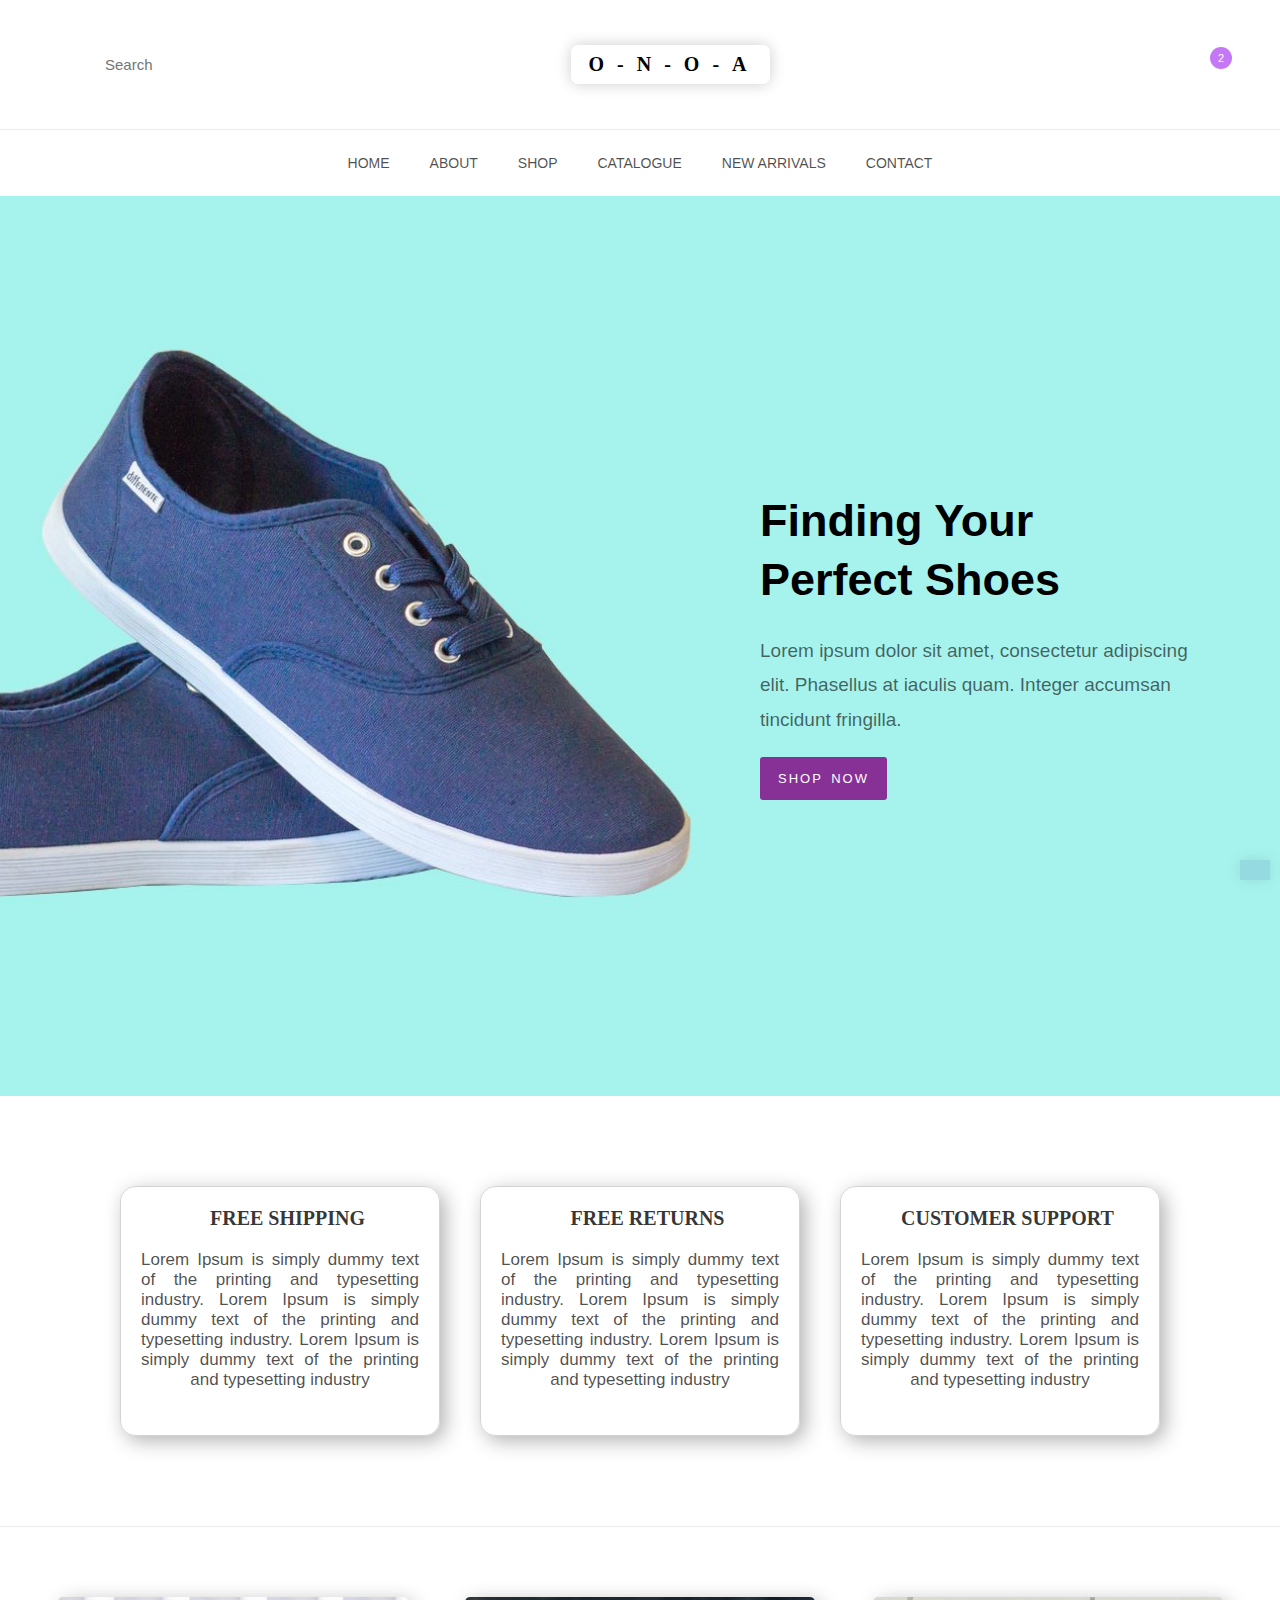
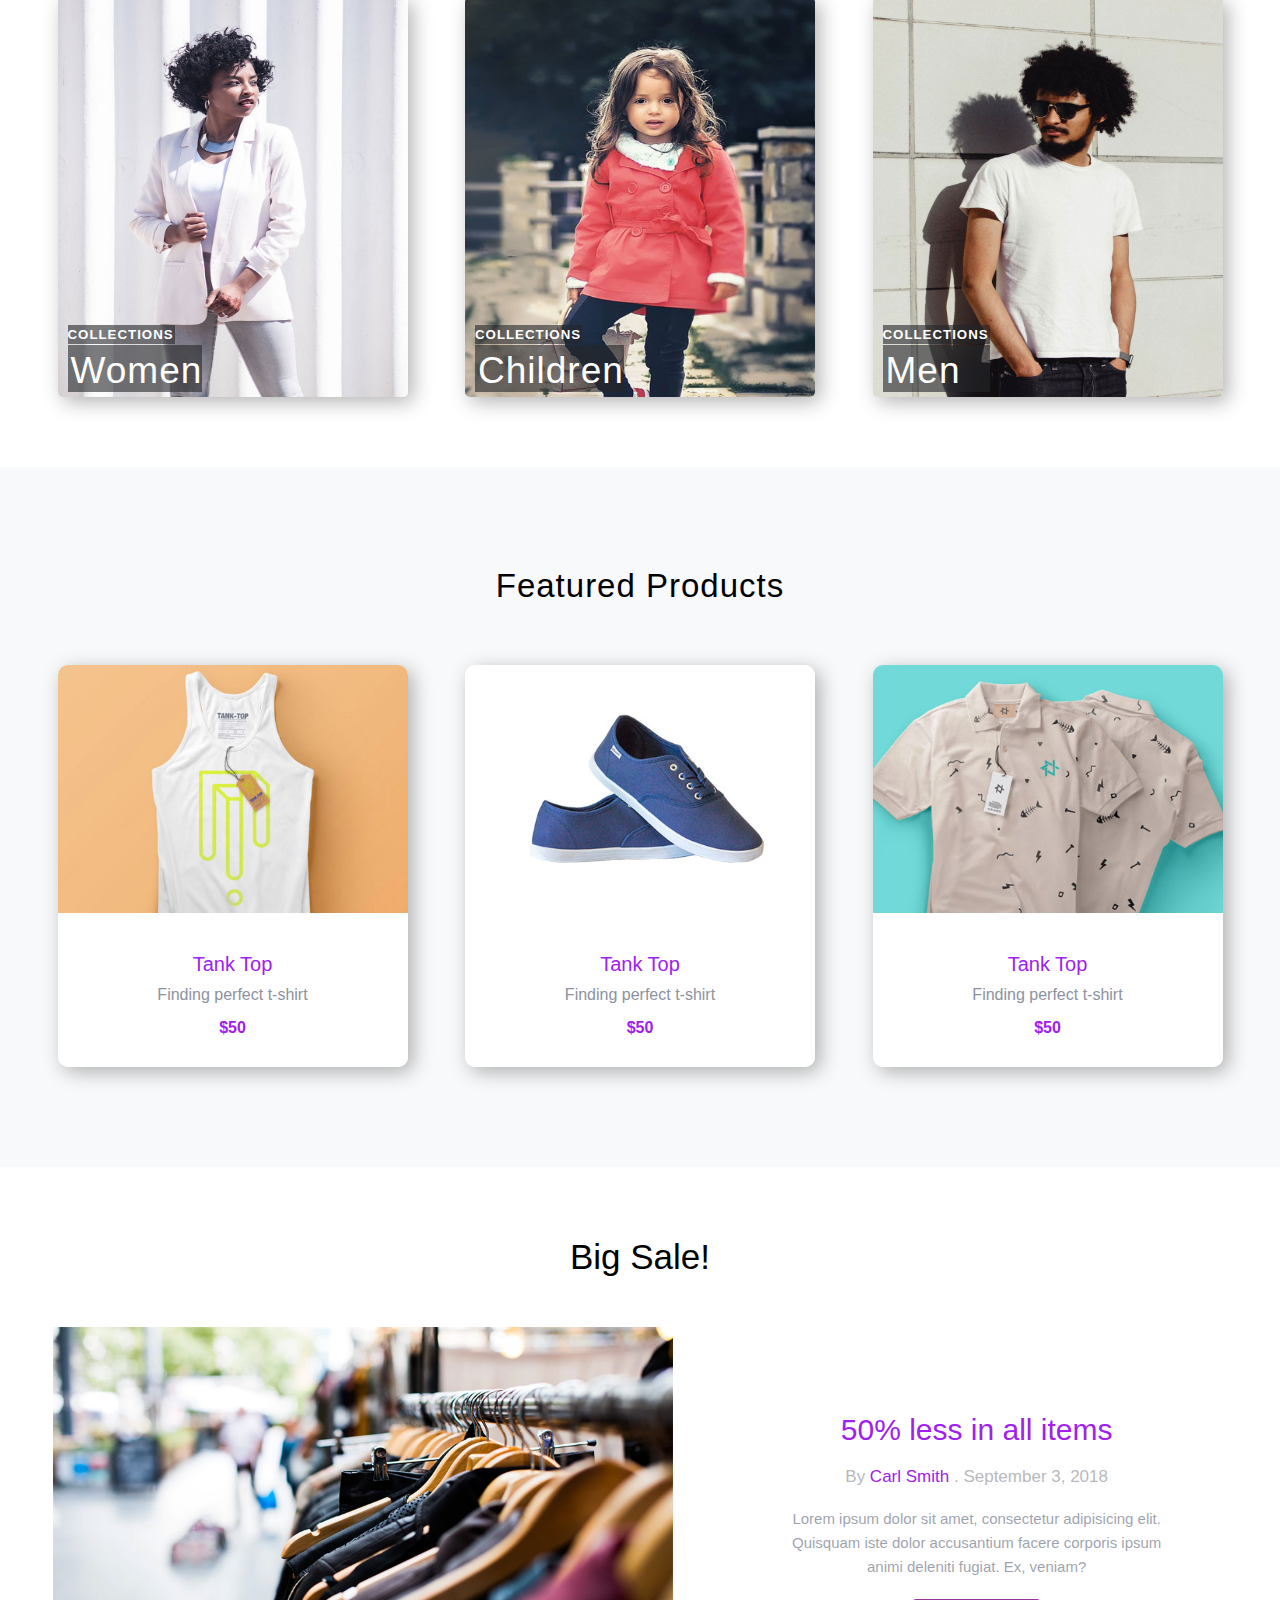
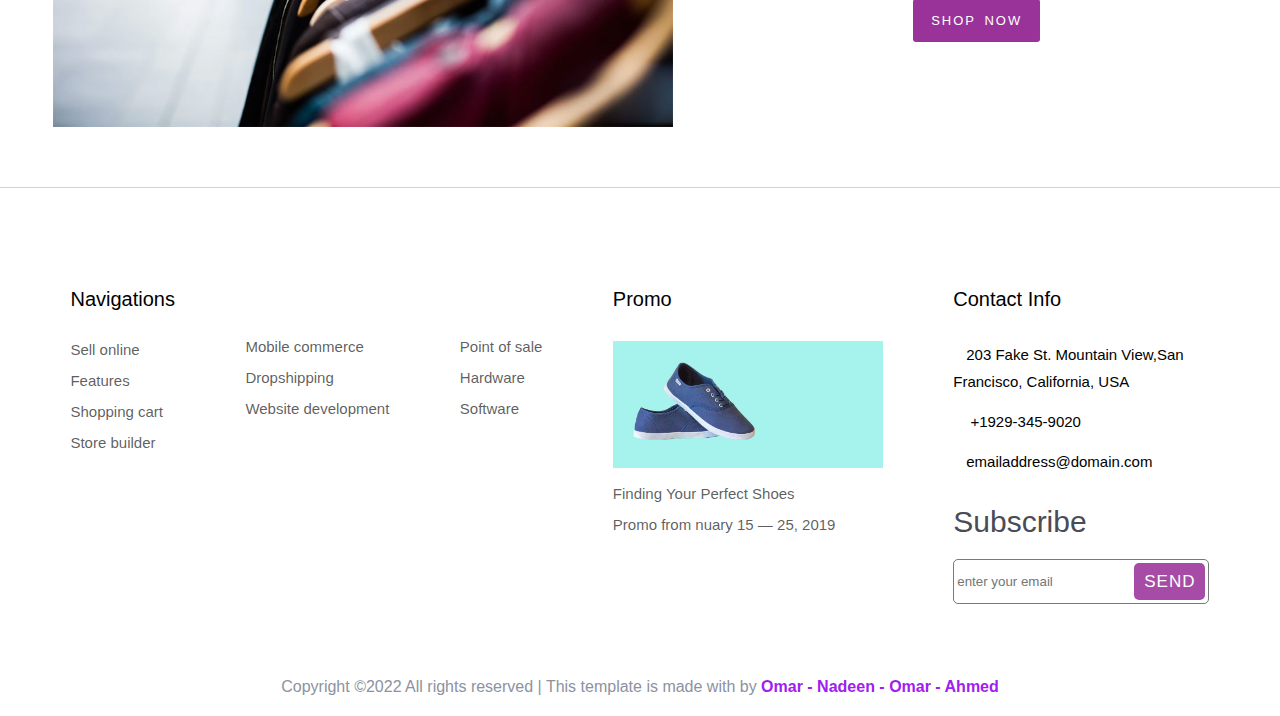
<file: index.html>
<!DOCTYPE html>
<html lang="en">
  <head>
    <meta charset="UTF-8" />
    <meta http-equiv="X-UA-Compatible" content="IE=edge" />
    <meta name="viewport" content="width=device-width, initial-scale=1.0" />
    <title>Zara Website</title>
    <link rel="stylesheet" href="./style.css" />
    <link
      rel="stylesheet"
      href="https://cdnjs.cloudflare.com/ajax/libs/font-awesome/6.3.0/css/all.min.css"
      integrity="sha512-SzlrxWUlpfuzQ+pcUCosxcglQRNAq/DZjVsC0lE40xsADsfeQoEypE+enwcOiGjk/bSuGGKHEyjSoQ1zVisanQ=="
      crossorigin="anonymous"
      referrerpolicy="no-referrer"
    />
  </head>
  <body>
    <header id="home-top">
      <div class="header-top">
        <div class="left">
          <form action="">
            <i class="fa-solid fa-magnifying-glass"></i>
            <input
              type="text"
              name=""
              id=""
              class="search"
              placeholder="Search"
            />
          </form>
        </div>

        <div class="middle">
          <h3>O-N-O-A</h3>
        </div>

        <div class="right">
          <a href="#"> <i class="fa-solid fa-user"></i></a>
          <a href=""><i class="fa-regular fa-heart"></i></a>
          <a href="" class="cart"
            ><i class="fa-solid fa-cart-shopping"></i> <span>2</span></a
          > 
       
      
        </div>
      </div>
      <nav>
        <a href="index.html">Home</a>
        <a href="about.html">About</a>
        <a href="shop.html">shop</a>
        <a href="#">catalogue</a>
        <a href="#">new arrivals</a>
        <a href="#">contact</a>
      </nav>
    </header>
    <main>
      <section class="first-sec">
        <div class="container">
          <h1>
            Finding Your <br />
            Perfect Shoes
          </h1>
          <p>
            Lorem ipsum dolor sit amet, consectetur adipiscing <br> elit. Phasellus
            at iaculis quam. Integer accumsan <br> tincidunt fringilla.
          </p>
          <button>
            <a href="shop.html">shop now</a>
          </button>
        </div>
      </section>

      <section class="second-sec">
        <div class="main-container">
          <div class="card">
            <h2><i class="fa-solid fa-truck"></i>FREE SHIPPING</h2>
            <p>Lorem Ipsum is simply dummy text of the printing and typesetting industry. Lorem Ipsum is simply dummy text of the printing and typesetting industry. Lorem Ipsum is simply dummy text of the printing and typesetting industry</p>
            <div class="logo">
              <h1>zara</h1>
            </div>
          </div>
          <div class="card">
            <h2><i class="fa-solid fa-rotate-right"></i>FREE RETURNS</h2>
            <p>Lorem Ipsum is simply dummy text of the printing and typesetting industry. Lorem Ipsum is simply dummy text of the printing and typesetting industry. Lorem Ipsum is simply dummy text of the printing and typesetting industry</p>
            <div class="logo">
              <h1>zara</h1>
            </div>
          </div>
          <div class="card">
            <h2><span class="question"><i class="fa-solid fa-question"></i></span>CUSTOMER SUPPORT</h2>
            <p>Lorem Ipsum is simply dummy text of the printing and typesetting industry. Lorem Ipsum is simply dummy text of the printing and typesetting industry. Lorem Ipsum is simply dummy text of the printing and typesetting industry</p>
            <div class="logo">
              <h1>zara</h1>
            </div>
          </div>
        </div>
      </section>
      <section class="third-sec">
       <div class="main-container">
        <div class="card">
          <a href="#"><img src="./images/women.jpg" alt=""></a>
          <div class="card-info">
            <a href="">
              <h5>COLLECTIONS</h5>
            <h3>Women</h3>
            </a>
          </div>
        </div>

        <div class="card">
          <a href="#"><img src="./images/children.jpg" alt=""></a>
          <div class="card-info">
            <a href="">
              <h5>COLLECTIONS</h5>
            <h3>Children</h3>
            </a>
          </div>
        </div>

        <div class="card">
          <a href="#"><img src="./images/men.jpg" alt=""></a>
          <div class="card-info">
            <a href="">
              <h5>COLLECTIONS</h5>
              <h3>Men</h3>
            </a>
          </div>
        </div>
       </div>
      </section>

      <section class="forth-sec">
        <h2>Featured Products</h2>
        <div class="main-container">
          <div class="card">
            <img src="./images/cloth_1.jpg" alt="">
            <div class="card-info">
              <h4>Tank Top</h4>
              <p>Finding perfect t-shirt</p>
              <strong>$50</strong>
            </div>
            <div class="more-detail">
              <a href="shop.html">more details</a>
            </div>
          </div>
          <div class="card">
            <img src="./images/shoe_1.jpg" alt="">
            <div class="card-info">
              <h4>Tank Top</h4>
              <p>Finding perfect t-shirt</p>
              <strong>$50</strong>
            </div>
            <div class="more-detail">
              <a href="shop.html">more details</a>
            </div>
          </div>
          <div class="card">
            <img src="./images/cloth_2.jpg" alt="">
            <div class="card-info">
              <h4>Tank Top</h4>
              <p>Finding perfect t-shirt</p>
              <strong>$50</strong>
            </div>
            <div class="more-detail">
              <a href="shop.html">more details</a>
            </div>
          </div>
        </div>
      </section>
      <section class="fifth-sec">
        <h2>Big Sale!</h2>
        <div class="main-container">
          <div class="left">
            <img src="./images/blog_1.jpg" alt="">
          </div>
          <div class="right">
            <a href="" class="discount">50% less in all items</a>
            <h3>By <span>Carl Smith</span> . September 3, 2018</h3>
            <p>Lorem ipsum dolor sit amet, consectetur adipisicing elit. Quisquam iste dolor accusantium facere corporis ipsum animi deleniti fugiat. Ex, veniam?</p>
            <button>
              <a href="shop.html">shop now</a>
            </button>
          </div>
        </div>
      </section>
    </main>

    <footer>
      <div class="main-container">
        <div>
          <h3>Navigations</h3>
          <ul>
            
            <li><a href="">Sell online</a></li>
            <li><a href="">Features</a></li>
            <li><a href="">Shopping cart</a></li>
            <li><a href="">Store builder</a></li>
          </ul>
        </div>
        <div>
          <ul class="bottom">
            <li><a href="">Mobile commerce</a></li>
            <li><a href="">Dropshipping</a></li>
            <li><a href="">Website development</a></li>
          </ul>
        </div>
        <div>
          <ul class="bottom">
            <li><a href="">Point of sale</a></li>
            <li><a href="">Hardware</a></li>
            <li><a href="">Software</a></li>
          </ul>
        </div>
        <div>
          <h3>Promo</h3>
          <ul >
            <li><img src="./images/hero-bg.jpg" alt=""></li>
            <li><a href="">Finding Your Perfect Shoes</a></li>
            <li><a href="">Promo from nuary 15 — 25, 2019</a></li>
          </ul>
           
        </div>
        <div class="last">
          <h3>Contact Info</h3>
          <ul class="contact">
            <li><i class="fa-solid fa-location-dot"></i>203 Fake St. Mountain View,San <br>
                 Francisco, California, USA</li>
            <li><i class="fa-solid fa-phone"></i> +1929-345-9020</li>
            <li><i class="fa-solid fa-envelope"></i>emailaddress@domain.com</li>
          
          </ul>
          <h4>Subscribe</h4>
          <form action="">
            <input type="email" name="" id="" placeholder="enter your email">
            <button>send</button>
          </form>
        </div>
      </div>
      <p class="copy">Copyright ©2022 All rights reserved | This template is made with by  <span>Omar - Nadeen - Omar - Ahmed</span></p>
      <a href="#home-top" class="main-top"><i class="fa-solid fa-arrow-up"></i></a>
    </footer>
  
  </body>
</html>
</file>
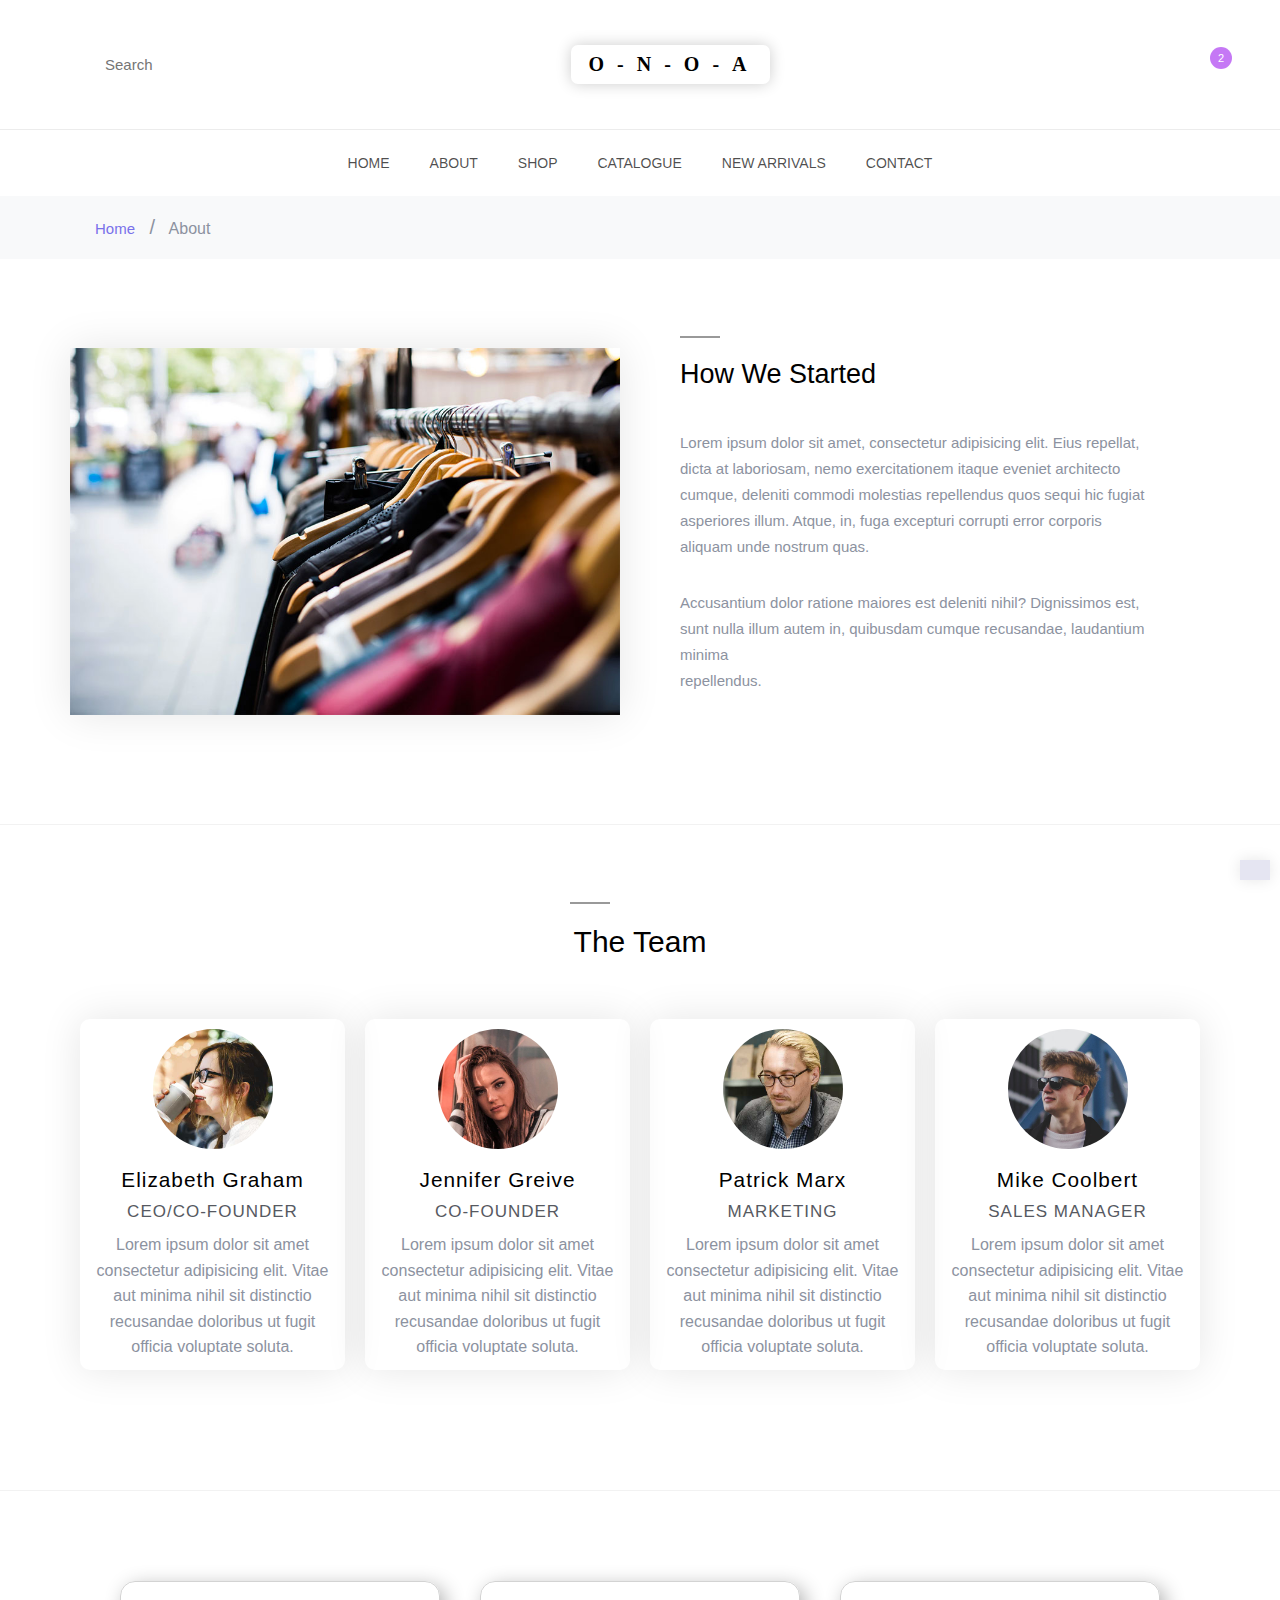
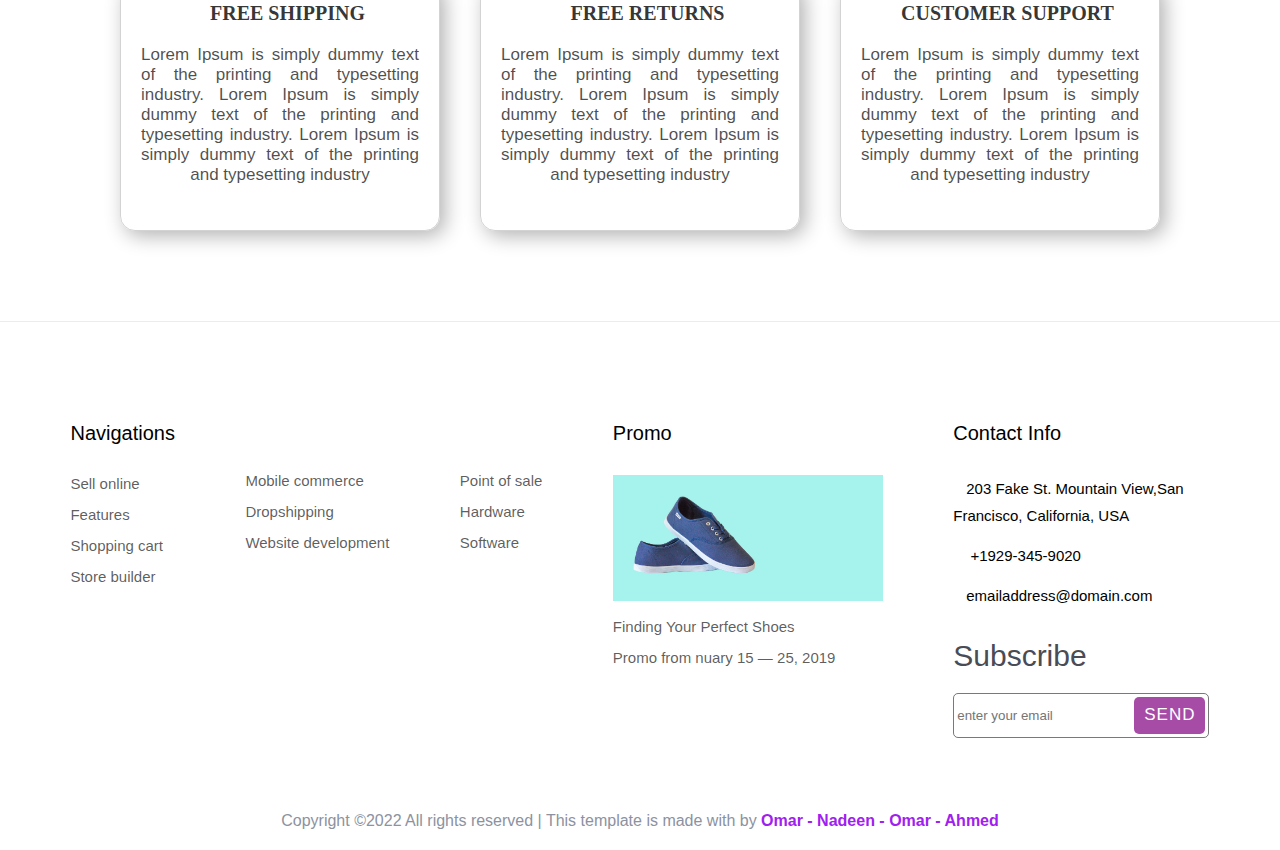
<file: about.html>
<!DOCTYPE html>
<html lang="en">
<head>
    <meta charset="UTF-8">
    <meta http-equiv="X-UA-Compatible" content="IE=edge">
    <meta name="viewport" content="width=device-width, initial-scale=1.0">
    <title>About</title>
    <link rel="stylesheet" href="./style.css" />
    <link
      rel="stylesheet"
      href="https://cdnjs.cloudflare.com/ajax/libs/font-awesome/6.3.0/css/all.min.css"
      integrity="sha512-SzlrxWUlpfuzQ+pcUCosxcglQRNAq/DZjVsC0lE40xsADsfeQoEypE+enwcOiGjk/bSuGGKHEyjSoQ1zVisanQ=="
      crossorigin="anonymous"
      referrerpolicy="no-referrer"
    />
</head>
<body>
    <header id="about-top">
        <div class="header-top">
          <div class="left">
            <form action="">
              <i class="fa-solid fa-magnifying-glass"></i>
              <input
                type="text"
                name=""
                id=""
                class="search"
                placeholder="Search"
              />
            </form>
          </div>
  
          <div class="middle">
            <h3>O-N-O-A</h3>
          </div>
  
          <div class="right">
            <a href="#"> <i class="fa-solid fa-user"></i></a>
            <a href=""><i class="fa-regular fa-heart"></i></a>
            <a href="" class="cart"
              ><i class="fa-solid fa-cart-shopping"></i> <span>2</span></a
            > 
         

          </div>
        </div>
        <nav>
          <a href="index.html">Home</a>
          <a href="about.html">About</a>
          <a href="shop.html">shop</a>
          <a href="#">catalogue</a>
          <a href="#">new arrivals</a>
          <a href="#">contact</a>
        </nav>
      </header>
      <main>
        <div class="page-title">
            <a href="index.html">Home</a>
            <span class="slash">/</span>
            <span>About</span>
        </div>
        <section class="about-first">
          <img src="./images/blog_1.jpg" alt="">
          <div class="content">
            <h3>How We Started</h3>
            <p>Lorem ipsum dolor sit amet, consectetur adipisicing elit. Eius repellat, dicta at laboriosam, nemo exercitationem itaque eveniet architecto cumque, deleniti commodi molestias repellendus quos sequi hic fugiat asperiores illum. Atque, in, fuga excepturi corrupti error corporis aliquam unde nostrum quas.</p>
            <p>Accusantium dolor ratione maiores est deleniti nihil? Dignissimos est, sunt nulla illum autem in, quibusdam cumque recusandae, laudantium minima <br> repellendus.</p>
          </div>
        </section>
        <section class="about-second">
          <h3>The Team</h3>
          <div class="team">
            <div class="team-card">
              <img src="./images/person_1.jpg" alt="">
              <div class="team-info">
                <h4>Elizabeth Graham</h4>
                <h5>CEO/CO-FOUNDER</h4>
                <p>Lorem ipsum dolor sit amet
                  consectetur adipisicing elit. Vitae aut
                  minima nihil sit distinctio recusandae
                  doloribus ut fugit officia voluptate
                  soluta.</p>
              </div>
            </div>
            <div class="team-card">
              <img src="./images/person_2.jpg" alt="">
              <div class="team-info">
                <h4>Jennifer Greive</h4>
                <h5>CO-FOUNDER</h4>
                <p>Lorem ipsum dolor sit amet
                  consectetur adipisicing elit. Vitae aut
                  minima nihil sit distinctio recusandae
                  doloribus ut fugit officia voluptate
                  soluta.</p>
              </div>
            </div>
            <div class="team-card">
              <img src="./images/person_3.jpg" alt="">
              <div class="team-info">
                <h4>Patrick Marx</h4>
                <h5>MARKETING</h4>
                <p>Lorem ipsum dolor sit amet
                  consectetur adipisicing elit. Vitae aut
                  minima nihil sit distinctio recusandae
                  doloribus ut fugit officia voluptate
                  soluta.</p>
              </div>
            </div>
            <div class="team-card">
              <img src="./images/person_4.jpg" alt="">
              <div class="team-info">
                <h4>
                  Mike Coolbert
                  </h4>
                <h5>SALES MANAGER</h4>
                <p>Lorem ipsum dolor sit amet
                  consectetur adipisicing elit. Vitae aut
                  minima nihil sit distinctio recusandae
                  doloribus ut fugit officia voluptate
                  soluta.</p>
              </div>
            </div>
          </div>
        </section>
        <section class="second-sec">
          <div class="main-container">
            <div class="card">
              <h2><i class="fa-solid fa-truck"></i>FREE SHIPPING</h2>
              <p>Lorem Ipsum is simply dummy text of the printing and typesetting industry. Lorem Ipsum is simply dummy text of the printing and typesetting industry. Lorem Ipsum is simply dummy text of the printing and typesetting industry</p>
              <div class="logo">
                <h1>zara</h1>
              </div>
            </div>
            <div class="card">
              <h2><i class="fa-solid fa-rotate-right"></i>FREE RETURNS</h2>
              <p>Lorem Ipsum is simply dummy text of the printing and typesetting industry. Lorem Ipsum is simply dummy text of the printing and typesetting industry. Lorem Ipsum is simply dummy text of the printing and typesetting industry</p>
              <div class="logo">
                <h1>zara</h1>
              </div>
            </div>
            <div class="card">
              <h2><span class="question"><i class="fa-solid fa-question"></i></span>CUSTOMER SUPPORT</h2>
              <p>Lorem Ipsum is simply dummy text of the printing and typesetting industry. Lorem Ipsum is simply dummy text of the printing and typesetting industry. Lorem Ipsum is simply dummy text of the printing and typesetting industry</p>
              <div class="logo">
                <h1>zara</h1>
              </div>
            </div>
          </div>
        </section>
      </main>
      <footer>
        <div class="main-container">
          <div>
            <h3>Navigations</h3>
            <ul>
              
              <li><a href="">Sell online</a></li>
              <li><a href="">Features</a></li>
              <li><a href="">Shopping cart</a></li>
              <li><a href="">Store builder</a></li>
            </ul>
          </div>
          <div>
            <ul class="bottom">
              <li><a href="">Mobile commerce</a></li>
              <li><a href="">Dropshipping</a></li>
              <li><a href="">Website development</a></li>
            </ul>
          </div>
          <div>
            <ul class="bottom">
              <li><a href="">Point of sale</a></li>
              <li><a href="">Hardware</a></li>
              <li><a href="">Software</a></li>
            </ul>
          </div>
          <div>
            <h3>Promo</h3>
            <ul >
              <li><img src="./images/hero-bg.jpg" alt=""></li>
              <li><a href="">Finding Your Perfect Shoes</a></li>
              <li><a href="">Promo from nuary 15 — 25, 2019</a></li>
            </ul>
             
          </div>
          <div class="last">
            <h3>Contact Info</h3>
            <ul class="contact">
              <li><i class="fa-solid fa-location-dot"></i>203 Fake St. Mountain View,San <br>
                   Francisco, California, USA</li>
              <li><i class="fa-solid fa-phone"></i> +1929-345-9020</li>
              <li><i class="fa-solid fa-envelope"></i>emailaddress@domain.com</li>
            
            </ul>
            <h4>Subscribe</h4>
            <form action="">
              <input type="email" name="" id="" placeholder="enter your email">
              <button>send</button>
            </form>
          </div>
        </div>
        <p class="copy">Copyright ©2022 All rights reserved | This template is made with by  <span>Omar - Nadeen - Omar - Ahmed</span></p>
        <a href="#about-top" class="main-top"><i class="fa-solid fa-arrow-up"></i></a>
      </footer>
</body>
</html>
</file>
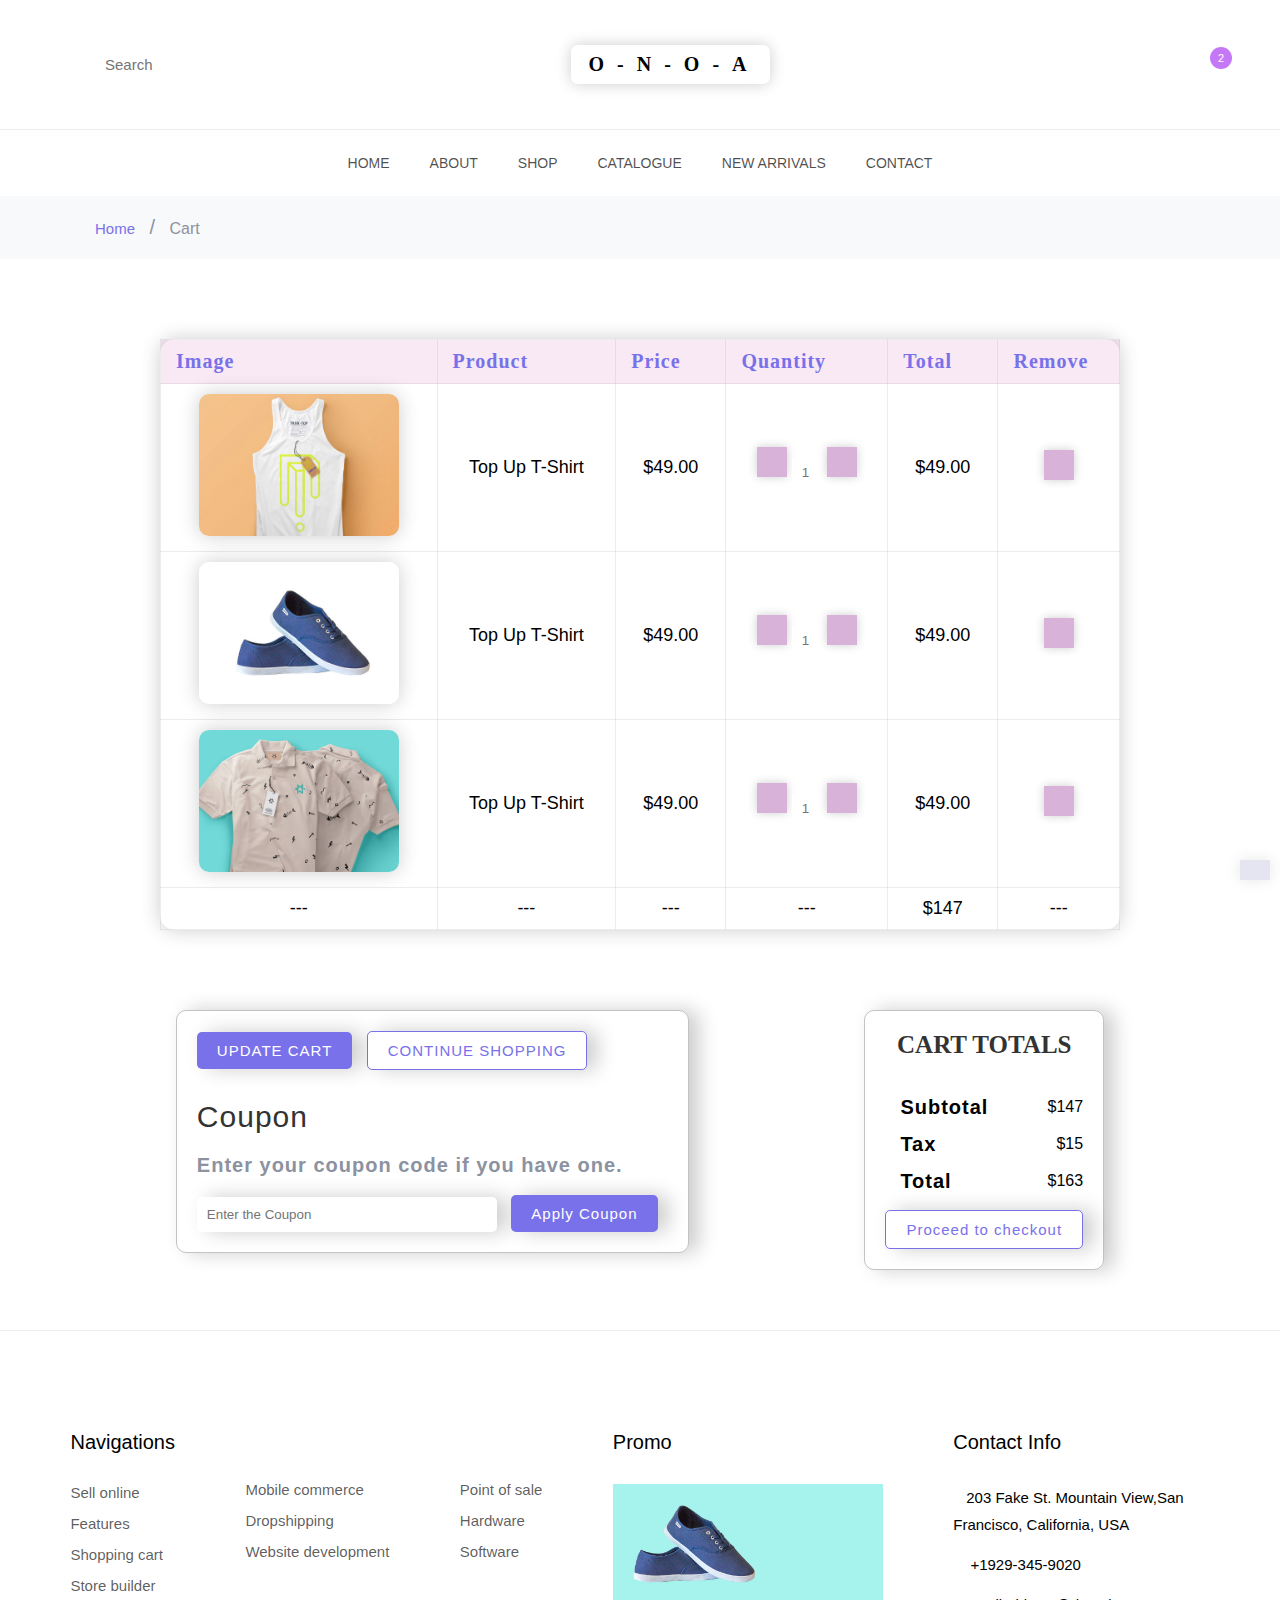
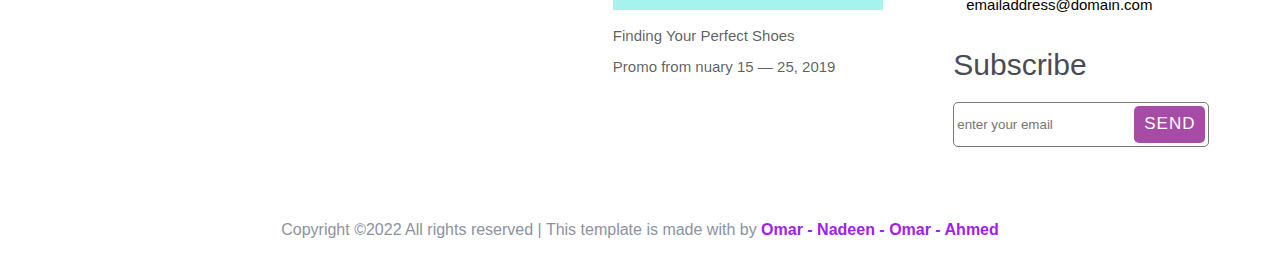
<file: cart.html>
<!DOCTYPE html>
<html lang="en">
<head>
    <meta charset="UTF-8">
    <meta http-equiv="X-UA-Compatible" content="IE=edge">
    <meta name="viewport" content="width=device-width, initial-scale=1.0">
    <title>cart</title><link rel="stylesheet" href="./style.css" />
    <link
      rel="stylesheet"
      href="https://cdnjs.cloudflare.com/ajax/libs/font-awesome/6.3.0/css/all.min.css"
      integrity="sha512-SzlrxWUlpfuzQ+pcUCosxcglQRNAq/DZjVsC0lE40xsADsfeQoEypE+enwcOiGjk/bSuGGKHEyjSoQ1zVisanQ=="
      crossorigin="anonymous"
      referrerpolicy="no-referrer"
    />
</head>
<body>
    <header id="home-top">
        <div class="header-top">
          <div class="left">
            <form action="">
              <i class="fa-solid fa-magnifying-glass"></i>
              <input
                type="text"
                name=""
                id=""
                class="search"
                placeholder="Search"
              />
            </form>
          </div>
  
          <div class="middle">
            <h3>O-N-O-A</h3>
          </div>
  
          <div class="right">
            <a href="#"> <i class="fa-solid fa-user"></i></a>
            <a href=""><i class="fa-regular fa-heart"></i></a>
            <a href="" class="cart"
              ><i class="fa-solid fa-cart-shopping"></i> <span>2</span></a
            > 
         

          </div>
        </div>
        <nav>
          <a href="index.html">Home</a>
          <a href="about.html">About</a>
          <a href="shop.html">shop</a>
          <a href="#">catalogue</a>
          <a href="#">new arrivals</a>
          <a href="#">contact</a>
        </nav>
      </header>
      <main>
        <div class="page-title">
            <a href="index.html">Home</a>
            <span class="slash">/</span>
            <span>Cart</span>
        </div>
        <section class="cart-table">
            <table>
                <thead>
                    <tr>
                        <th>Image</th>
                        <th>Product</th>
                        <th>Price</th>
                        <th>Quantity</th>
                        <th>Total</th>
                        <th>Remove</th>
                    </tr>
                </thead>
                <tbody>
                    <tr>
                        <td><img src="./images/cloth_1.jpg" alt=""></td>
                        <td>Top Up T-Shirt</td>
                        <td>$49.00</td>
                        <td>
                            <button class="style"><i class="fa-solid fa-minus"></i></button>
                        <input class="style" type="text" name="" id="" placeholder="1" readonly>
                        <button class="style"><i class="fa-solid fa-plus"></i></button>
                        </td>
                        <td>
                            $49.00
                        </td>
                        <td>
                            <button class="remove">
                                <i class="fa-solid fa-x"></i>
                            </button>
                        </td>
                    </tr>
                    <tr>
                        <td><img src="./images/shoe_1.jpg" alt=""></td>
                        <td>Top Up T-Shirt</td>
                        <td>$49.00</td>
                        <td>
                            <button class="style"><i class="fa-solid fa-minus"></i></button>
                        <input class="style" type="text" name="" id="" placeholder="1" readonly>
                        <button class="style"><i class="fa-solid fa-plus"></i></button>
                        </td>
                        <td>
                            $49.00
                        </td>
                        <td>
                            <button class="remove">
                                <i class="fa-solid fa-x"></i>
                            </button>
                        </td>
                    </tr>
                    <tr>
                        <td><img src="./images/cloth_2.jpg" alt=""></td>
                        <td>Top Up T-Shirt</td>
                        <td>$49.00</td>
                        <td>
                            <button class="style"><i class="fa-solid fa-minus"></i></button>
                        <input class="style" type="text" name="" id="" placeholder="1" readonly>
                        <button class="style"><i class="fa-solid fa-plus"></i></button>
                        </td>
                        <td>
                            $49.00
                        </td>
                        <td>
                            <button class="remove">
                                <i class="fa-solid fa-x"></i>
                            </button>
                        </td>
                    </tr>
                    
                </tbody>
                <tfoot>
                    <tr>
                        <td>---</td>
                        <td>---</td>
                        <td>---</td>
                        <td>---</td>
                        <td>$147</td>
                        <td>---</td>
                    </tr>
                </tfoot>
            </table>
        </section>
        <section class="cart-second">
            <div class="left">
                <div class="first">
                    <button class="update">UPDATE CART</button>
                <button class="continue">CONTINUE SHOPPING</button>
                </div>
                <div class="second">
                    <h2>Coupon</h2>
                    <h4>Enter your coupon code if you have one.</h4>
                    <input type="text" name="" id="" placeholder="Enter the Coupon">
                    <button class="apply">Apply Coupon</button>
                </div>
            </div>
            <div class="right">
                <h3>CART TOTALS</h3>
                <div>
                    <h4>Subtotal</h4>
                    <span>$147</span>
                </div>
                
                <div>
                    <h4>Tax</h4>
                    <span>$15</span>
                </div>
                <div>
                    <h4>Total</h4>
                    <span>$163</span>
                </div>
                <a href="checkout.html">
                    Proceed to checkout
                </a>
            </div>
        </section>
      </main>
      <footer>
        <div class="main-container">
          <div>
            <h3>Navigations</h3>
            <ul>
              
              <li><a href="">Sell online</a></li>
              <li><a href="">Features</a></li>
              <li><a href="">Shopping cart</a></li>
              <li><a href="">Store builder</a></li>
            </ul>
          </div>
          <div>
            <ul class="bottom">
              <li><a href="">Mobile commerce</a></li>
              <li><a href="">Dropshipping</a></li>
              <li><a href="">Website development</a></li>
            </ul>
          </div>
          <div>
            <ul class="bottom">
              <li><a href="">Point of sale</a></li>
              <li><a href="">Hardware</a></li>
              <li><a href="">Software</a></li>
            </ul>
          </div>
          <div>
            <h3>Promo</h3>
            <ul >
              <li><img src="./images/hero-bg.jpg" alt=""></li>
              <li><a href="">Finding Your Perfect Shoes</a></li>
              <li><a href="">Promo from nuary 15 — 25, 2019</a></li>
            </ul>
             
          </div>
          <div class="last">
            <h3>Contact Info</h3>
            <ul class="contact">
              <li><i class="fa-solid fa-location-dot"></i>203 Fake St. Mountain View,San <br>
                   Francisco, California, USA</li>
              <li><i class="fa-solid fa-phone"></i> +1929-345-9020</li>
              <li><i class="fa-solid fa-envelope"></i>emailaddress@domain.com</li>
            
            </ul>
            <h4>Subscribe</h4>
            <form action="">
              <input type="email" name="" id="" placeholder="enter your email">
              <button>send</button>
            </form>
          </div>
        </div>
        <p class="copy">Copyright ©2022 All rights reserved | This template is made with by  <span>Omar - Nadeen - Omar - Ahmed</span></p>
        <a href="#home-top" class="main-top"><i class="fa-solid fa-arrow-up"></i></a>
      </footer>
</body>
</html>
</file>
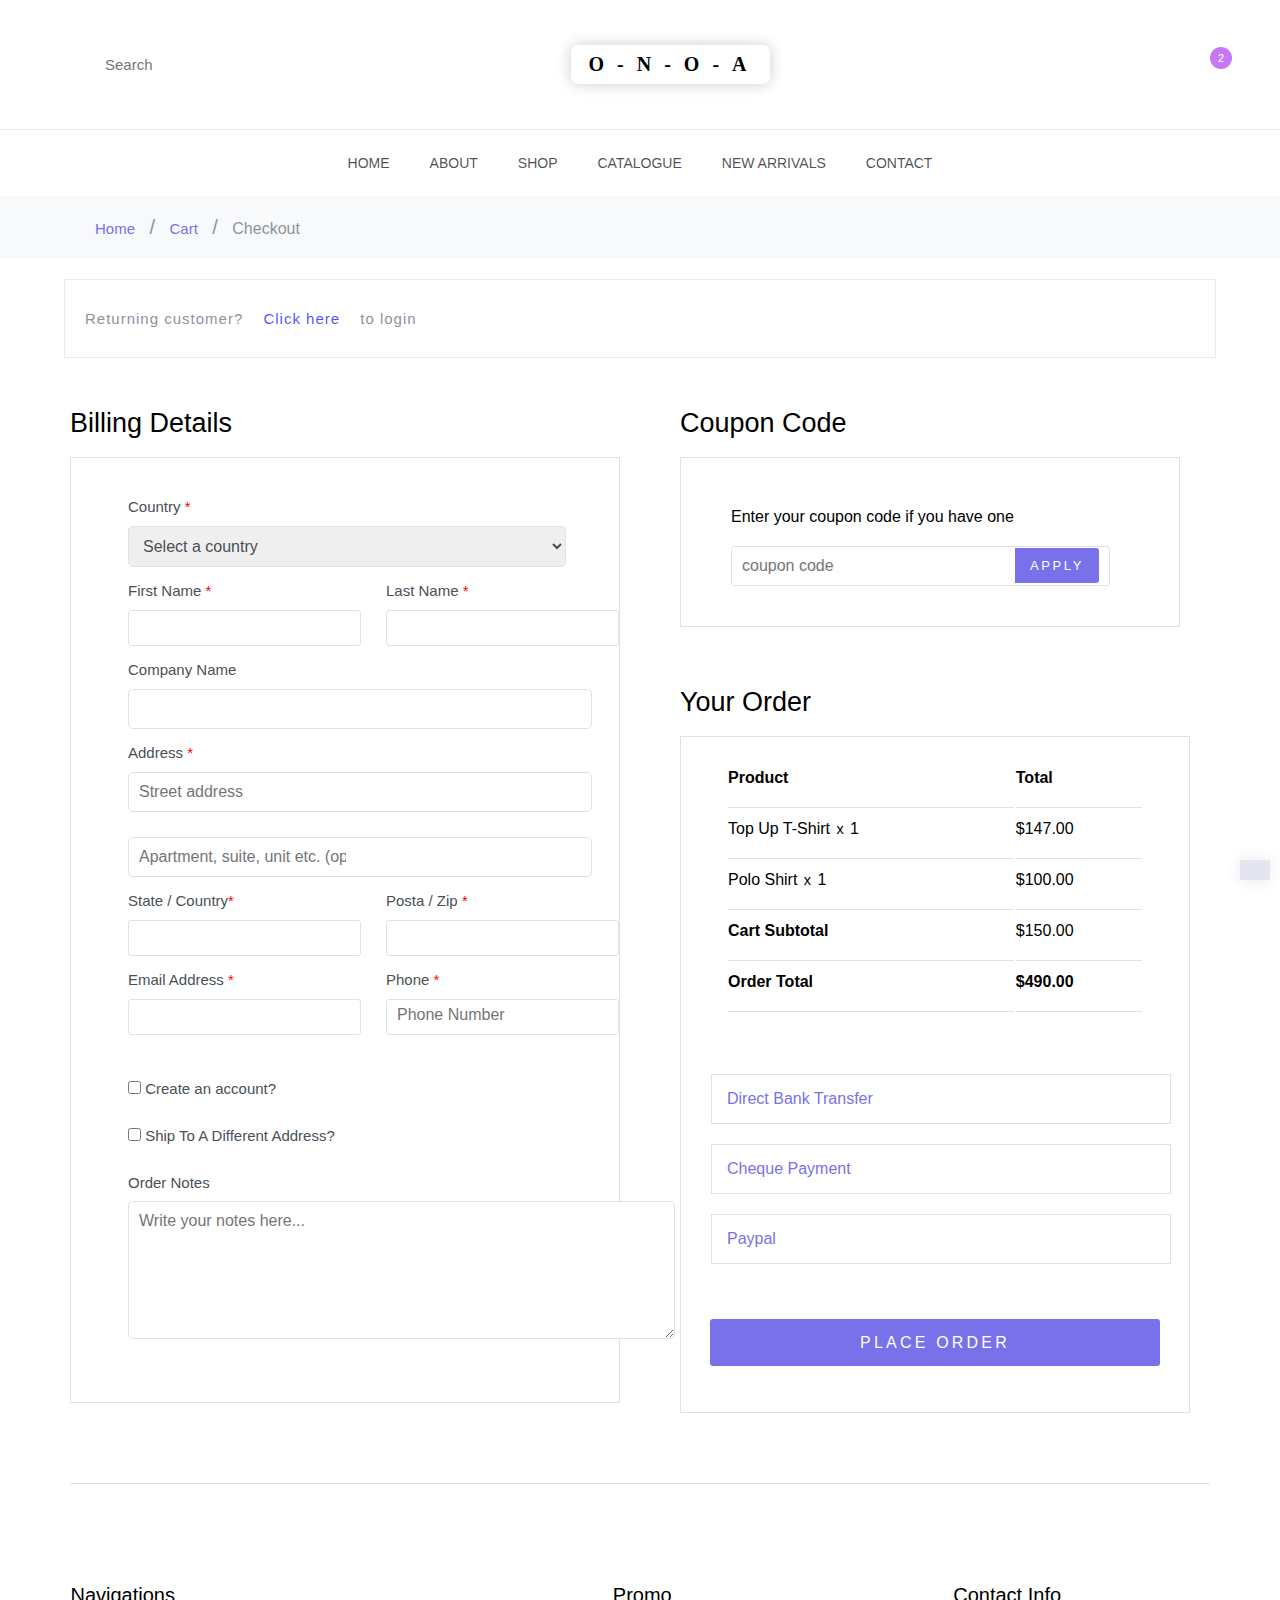
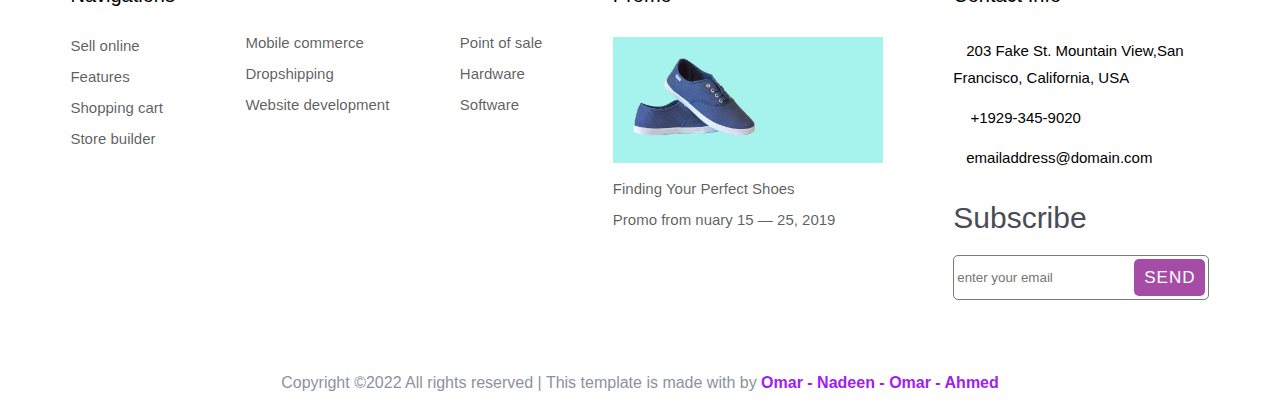
<file: checkout.html>
<!DOCTYPE html>
<html lang="en">
  <head>
    <meta charset="UTF-8" />
    <meta http-equiv="X-UA-Compatible" content="IE=edge" />
    <meta name="viewport" content="width=device-width, initial-scale=1.0" />
    <title>Checkout</title>
    <link rel="stylesheet" href="./style.css" />
    <link
      rel="stylesheet"
      href="https://cdnjs.cloudflare.com/ajax/libs/font-awesome/6.3.0/css/all.min.css"
      integrity="sha512-SzlrxWUlpfuzQ+pcUCosxcglQRNAq/DZjVsC0lE40xsADsfeQoEypE+enwcOiGjk/bSuGGKHEyjSoQ1zVisanQ=="
      crossorigin="anonymous"
      referrerpolicy="no-referrer"
    />
  </head>
  <body>
    <header id="home-top">
      <div class="header-top">
        <div class="left">
          <form action="">
            <i class="fa-solid fa-magnifying-glass"></i>
            <input
              type="text"
              name=""
              id=""
              class="search"
              placeholder="Search"
            />
          </form>
        </div>

        <div class="middle">
          <h3>O-N-O-A</h3>
        </div>

        <div class="right">
          <a href="#"> <i class="fa-solid fa-user"></i></a>
          <a href=""><i class="fa-regular fa-heart"></i></a>
          <a href="" class="cart"
            ><i class="fa-solid fa-cart-shopping"></i> <span>2</span></a
          >
        </div>
      </div>
      <nav>
        <a href="index.html">Home</a>
        <a href="about.html">About</a>
        <a href="shop.html">shop</a>
        <a href="#">catalogue</a>
        <a href="#">new arrivals</a>
        <a href="#">contact</a>
      </nav>
    </header>
    <main>
      <div class="page-title">
        <a href="index.html">Home</a>
        <span class="slash">/</span>
        <a href="Cart">Cart</a>
        <span class="slash">/</span>
        <span>Checkout</span>
      </div>
      <div class="return">
        <p>Returning customer? <a href="">Click here </a> to login</p>
      </div>

      
    <section class="sec1">
        
  

      <div class="div2-sec1">
          <!-- start div form -->
          <div class="box-L">
              <!-- heading form -->
              <h2 class="h2-sec1">Billing Details</h2>
              <!-- start form -->
              <div class="form-l">
                  <label for="country" class="label-sec1">Country
                      <span class="span-1">*</span>
                  </label>
                  <br />
                  <select id="country" class="form1-conl">
                      <option value="1">Select a country</option>
                      <option value="2">bangladesh</option>
                      <option value="3">Algeria</option>
                      <option value="4">Afghanistan</option>
                      <option value="5">Ghana</option>
                      <option value="6">Albania</option>
                      <option value="7">Bahrain</option>
                      <option value="8">Colombia</option>
                      <option value="9">Dominican Republic</option>
                  </select>
                  <div class="div1-form">
                      <div>
                          <label for="First Name" class="label-sec1">First Name <span class="span-1">*</span></label>

                          <input type="text" id="First Name" class="form1-con2" />
                      </div>
                      <div>
                          <label for="Last Name" class="label-sec1">Last Name <span class="span-1">*</span></label>
                          <input type="text" id="Last Name" class="form1-con2" />
                      </div>
                  </div>
                  <label for="Company Name" class="label-sec1">Company Name</label>

                  <input type="text" id="Company Name" class="form1-con3" />
                  <label for="Address" class="label-sec1">Address <span class="span-1">*</span></label>

                  <input type="text" id="Address" class="form1-con3" placeholder="Street address" />
                  <input type="text" id="Address" class="form1-con4"
                      placeholder="Apartment, suite, unit etc. (optional)" />
                  <div class="div1-form">
                      <div>
                          <label for="State / Country" class="label-sec1">State / Country<span
                                  class="span-1">*</span></label>

                          <input type="text" id="State / Country" class="form1-con2" />
                      </div>
                      <div>
                          <label for="Posta / Zip " class="label-sec1">Posta / Zip <span
                                  class="span-1">*</span></label>
                          <input type="text" id="Posta / Zip " class="form1-con2" />
                      </div>
                  </div>
                  <div class="div1-form">
                      <div>
                          <label for="Email Address " class="label-sec1">Email Address <span
                                  class="span-1">*</span></label>

                          <input type="text" id="Email Address " class="form1-con2" />
                      </div>
                      <div>
                          <label for="Phone" class="label-sec1">Phone <span class="span-1">*</span></label>
                          <input type="text" id="Phone" class="form1-con2" placeholder="Phone Number" />
                      </div>
                  </div>
                  <div class="chekbox"> <input type="checkbox" value="1">
                      <label for=""> Create an account?</label>
                  </div>
                  <div class="chekbox">
                      <input type="checkbox" value="2">
                      <label for=""> Ship To A Different Address?</label>
                  </div>
                  <div  class="chekbox"><label for="Order Notes">Order Notes</label>
                      <br>
                      <textarea  id="Order Notes" class="form1-con5" cols="56" rows="7" placeholder="Write your notes here..."></textarea>
                  
                  
                  </div>

              </div>
              <!-- end form -->
               
          </div>
          <div class="box-R">
            <!---BOX-A1--->
            <h2 class="h2-sec1">
                Coupon Code
            </h2>
            
            <div class="box-1">
               
                <label class="lb" for="aaa1">Enter your coupon code if you have one</label>
                <br>
                 <input type="text" id="aaa1"  class="input2" placeholder="coupon code" >
                <button class="link3">APPLY</button>
               
            </div>
            <!---BOX-A2--->
            <h2 class="h21-sec1">
                Your Order
            </h2>
          <div class="div-border">

            <div class="box-2">
              <table class="table-A-Z">
                  <thead>
                    <tr class="TR-B">
                      <th>Product</th>
                     <th>Total</th>
                    </tr>
                   </thead>
          
                  <tbody class="TD-c" >
          
                      <tr >
                          <td >
                              Top Up T-Shirt 
                          <strong class="td-1">x</strong>
                          1
                          </td>
                          <td>
                              $147.00
                          </td>
                      </tr>
                      <tr>
                          <td>
                              Polo Shirt 
                              <strong class="td-1">x</strong>
                              1
                          </td>
                          <td>
                              $100.00
          
                          </td>
          
                      </tr>
                      <tr class="tr-1">
                          <th>
                              Cart Subtotal 
                          </th>
                          <td>
                              $150.00
                          </td>
          
          
          
                      </tr>
                      <tr>
                          <th>
                              Order Total 
                          </th>
                          <th>
                              $490.00 
                         </th> 
                             
                          
          
          
          
                      </tr>
                  </tbody>
          
          
          
          
                   
              </table>
           </div>
          
           <div>
              <details class="DTS">
                  <summary class="sm">
                      Direct Bank Transfer
                  </summary>
                  <p class="p-d">  Make your payment directly into our bank account. Please use your Order ID as the payment reference. Your order won’t be shipped until the funds have cleared in our account.</p>
              </details>
           </div>
           <div>
              <details class="DTS">
                  <summary class="sm">
                      Cheque Payment 
                  </summary>
                  <p  class="p-d"> Make your payment directly into our bank account. Please use your Order ID as the payment reference. Your order won’t be shipped until the funds have cleared in our account.</p>
              </details>
           </div>
           <div class="d-3">
              <details class="DTS">
                  <summary class="sm">
                      Paypal
                  </summary>
                  <p  class="p-d">  Make your payment directly into our bank account. Please use your Order ID as the payment reference. Your order won’t be shipped until the funds have cleared in our account.</p>
              </details>
           </div>
           <!---link---->
           <div class="li-1">
              <a href="thanks.html" class="link6">PLACE ORDER</a>
          
           </div>
          </div>
        
         </div>
      </div>
  </section>
  <footer>
    <div class="main-container">
      <div>
        <h3>Navigations</h3>
        <ul>
          
          <li><a href="">Sell online</a></li>
          <li><a href="">Features</a></li>
          <li><a href="">Shopping cart</a></li>
          <li><a href="">Store builder</a></li>
        </ul>
      </div>
      <div>
        <ul class="bottom">
          <li><a href="">Mobile commerce</a></li>
          <li><a href="">Dropshipping</a></li>
          <li><a href="">Website development</a></li>
        </ul>
      </div>
      <div>
        <ul class="bottom">
          <li><a href="">Point of sale</a></li>
          <li><a href="">Hardware</a></li>
          <li><a href="">Software</a></li>
        </ul>
      </div>
      <div>
        <h3>Promo</h3>
        <ul >
          <li><img src="./images/hero-bg.jpg" alt=""></li>
          <li><a href="">Finding Your Perfect Shoes</a></li>
          <li><a href="">Promo from nuary 15 — 25, 2019</a></li>
        </ul>
         
      </div>
      <div class="last">
        <h3>Contact Info</h3>
        <ul class="contact">
          <li><i class="fa-solid fa-location-dot"></i>203 Fake St. Mountain View,San <br>
               Francisco, California, USA</li>
          <li><i class="fa-solid fa-phone"></i> +1929-345-9020</li>
          <li><i class="fa-solid fa-envelope"></i>emailaddress@domain.com</li>
        
        </ul>
        <h4>Subscribe</h4>
        <form action="">
          <input type="email" name="" id="" placeholder="enter your email">
          <button>send</button>
        </form>
      </div>
    </div>
    <p class="copy">Copyright ©2022 All rights reserved | This template is made with by  <span>Omar - Nadeen - Omar - Ahmed</span></p>
    <a href="#home-top" class="main-top"><i class="fa-solid fa-arrow-up"></i></a>
  </footer>

  </body>
</html>
</file>
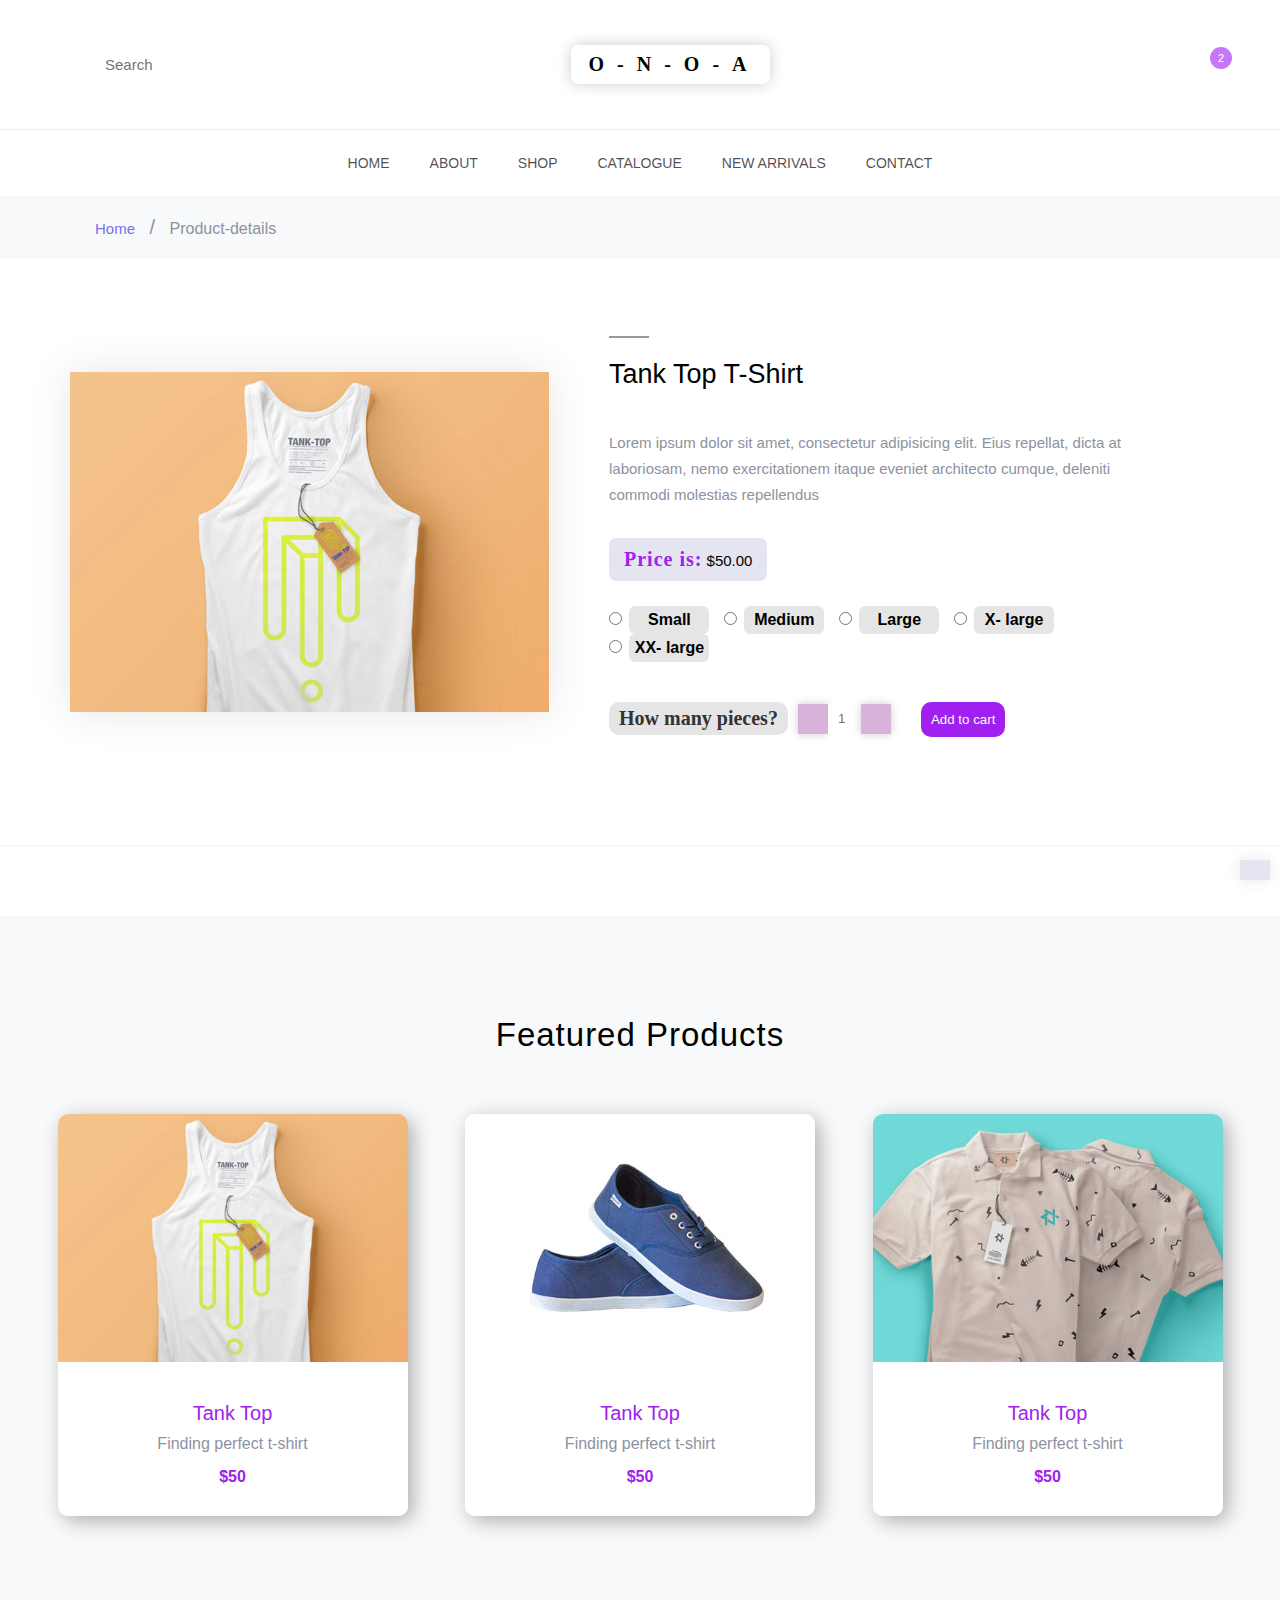
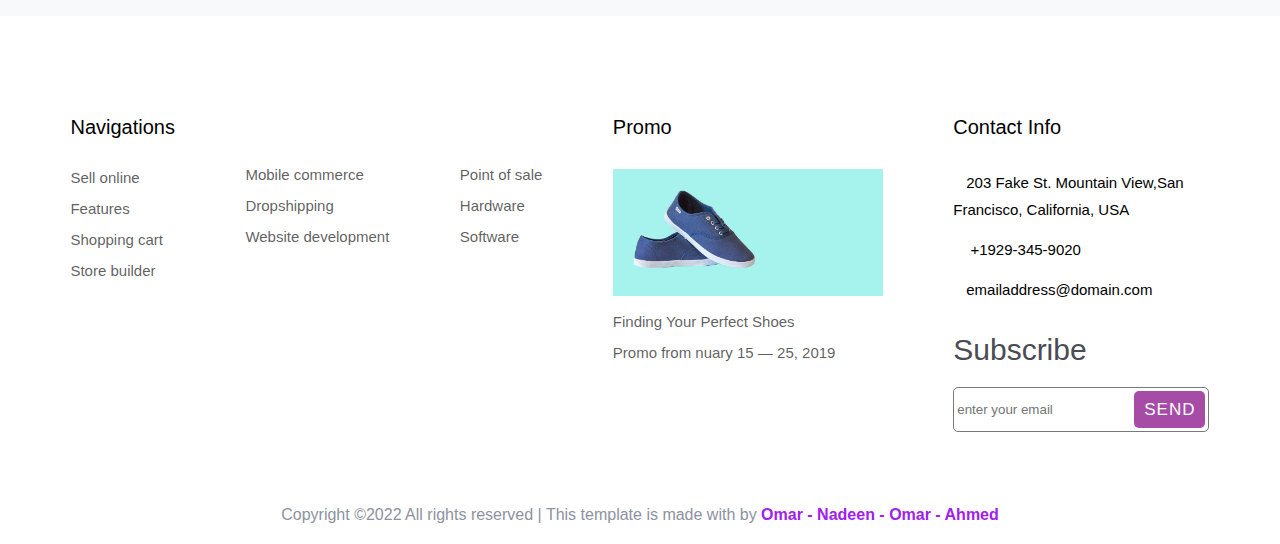
<file: detail.html>
<!DOCTYPE html>
<html lang="en">
<head>
    <meta charset="UTF-8">
    <meta http-equiv="X-UA-Compatible" content="IE=edge">
    <meta name="viewport" content="width=device-width, initial-scale=1.0">
    <title>Details</title>
    <link rel="stylesheet" href="./style.css" />
    <link
      rel="stylesheet"
      href="https://cdnjs.cloudflare.com/ajax/libs/font-awesome/6.3.0/css/all.min.css"
      integrity="sha512-SzlrxWUlpfuzQ+pcUCosxcglQRNAq/DZjVsC0lE40xsADsfeQoEypE+enwcOiGjk/bSuGGKHEyjSoQ1zVisanQ=="
      crossorigin="anonymous"
      referrerpolicy="no-referrer"
    />
</head>
<body>
    <header id="home-top">
        <div class="header-top">
          <div class="left">
            <form action="">
              <i class="fa-solid fa-magnifying-glass"></i>
              <input
                type="text"
                name=""
                id=""
                class="search"
                placeholder="Search"
              />
            </form>
          </div>
  
          <div class="middle">
            <h3>O-N-O-A</h3>
          </div>
  
          <div class="right">
            <a href="#"> <i class="fa-solid fa-user"></i></a>
            <a href=""><i class="fa-regular fa-heart"></i></a>
            <a href="" class="cart"
              ><i class="fa-solid fa-cart-shopping"></i> <span>2</span></a
            > 
         

          </div>
        </div>
        <nav>
          <a href="index.html">Home</a>
          <a href="about.html">About</a>
          <a href="shop.html">shop</a>
          <a href="#">catalogue</a>
          <a href="#">new arrivals</a>
          <a href="#">contact</a>
        </nav>
      </header>
      <main>
        <div class="page-title">
            <a href="index.html">Home</a>
            <span class="slash">/</span>
            <span>Product-details</span>
        </div>

        <section class="about-first">
            <img src="./images/cloth_1.jpg" alt="">
            <div class="content">
              <h3 >Tank Top T-Shirt</h3>
              <p>Lorem ipsum dolor sit amet, consectetur adipisicing elit. Eius repellat, dicta at laboriosam, nemo exercitationem itaque eveniet architecto cumque, deleniti commodi molestias repellendus </p>
              
              <strong> <span>Price is:</span> $50.00</strong>
              <form action="cart.html">
                <div><input type="radio" name="size" id="">
                    <label for="small">Small</label>
                </div>

                <div>
                    <input type="radio" name="size" id="">
                <label for="medium">Medium</label>
                </div>

                <div>
                    <input type="radio" name="size" id="">
                <label for="large">Large</label>
                </div>

                <div>
                    <input type="radio" name="size" id="">
                <label for="x-large">X- large</label>
                </div>

                <div>
                    <input type="radio" name="size" id="">
                <label for="xx-large">XX- large</label>
                </div>
                <div class="count">
                    <div class="left">
                        <h4>How many pieces?</h4>
                        <button class="style"><i class="fa-solid fa-minus"></i></button>
                        <input class="style" type="text" name="" id="" placeholder="1" readonly>
                        <button class="style"><i class="fa-solid fa-plus"></i></button>
                        
                    </div>
                    <input type="submit" name="" id="" value="Add to cart">
                </div>
              </form>
            </div>

          </section>
          <section class="forth-sec">
            <h2>Featured Products</h2>
            <div class="main-container">
              <div class="card">
                <img src="./images/cloth_1.jpg" alt="">
                <div class="card-info">
                  <h4>Tank Top</h4>
                  <p>Finding perfect t-shirt</p>
                  <strong>$50</strong>
                </div>
                <div class="more-detail">
                  <a href="shop.html">more details</a>
                </div>
              </div>
              <div class="card">
                <img src="./images/shoe_1.jpg" alt="">
                <div class="card-info">
                  <h4>Tank Top</h4>
                  <p>Finding perfect t-shirt</p>
                  <strong>$50</strong>
                </div>
                <div class="more-detail">
                  <a href="shop.html">more details</a>
                </div>
              </div>
              <div class="card">
                <img src="./images/cloth_2.jpg" alt="">
                <div class="card-info">
                  <h4>Tank Top</h4>
                  <p>Finding perfect t-shirt</p>
                  <strong>$50</strong>
                </div>
                <div class="more-detail">
                  <a href="shop.html">more details</a>
                </div>
              </div>
            </div>
          </section>
      </main>
      
    <footer>
        <div class="main-container">
          <div>
            <h3>Navigations</h3>
            <ul>
              
              <li><a href="">Sell online</a></li>
              <li><a href="">Features</a></li>
              <li><a href="">Shopping cart</a></li>
              <li><a href="">Store builder</a></li>
            </ul>
          </div>
          <div>
            <ul class="bottom">
              <li><a href="">Mobile commerce</a></li>
              <li><a href="">Dropshipping</a></li>
              <li><a href="">Website development</a></li>
            </ul>
          </div>
          <div>
            <ul class="bottom">
              <li><a href="">Point of sale</a></li>
              <li><a href="">Hardware</a></li>
              <li><a href="">Software</a></li>
            </ul>
          </div>
          <div>
            <h3>Promo</h3>
            <ul >
              <li><img src="./images/hero-bg.jpg" alt=""></li>
              <li><a href="">Finding Your Perfect Shoes</a></li>
              <li><a href="">Promo from nuary 15 — 25, 2019</a></li>
            </ul>
             
          </div>
          <div class="last">
            <h3>Contact Info</h3>
            <ul class="contact">
              <li><i class="fa-solid fa-location-dot"></i>203 Fake St. Mountain View,San <br>
                   Francisco, California, USA</li>
              <li><i class="fa-solid fa-phone"></i> +1929-345-9020</li>
              <li><i class="fa-solid fa-envelope"></i>emailaddress@domain.com</li>
            
            </ul>
            <h4>Subscribe</h4>
            <form action="">
              <input type="email" name="" id="" placeholder="enter your email">
              <button>send</button>
            </form>
          </div>
        </div>
        <p class="copy">Copyright ©2022 All rights reserved | This template is made with by  <span>Omar - Nadeen - Omar - Ahmed</span></p>
        <a href="#home-top" class="main-top"><i class="fa-solid fa-arrow-up"></i></a>
      </footer>
</body>
</html>
</file>
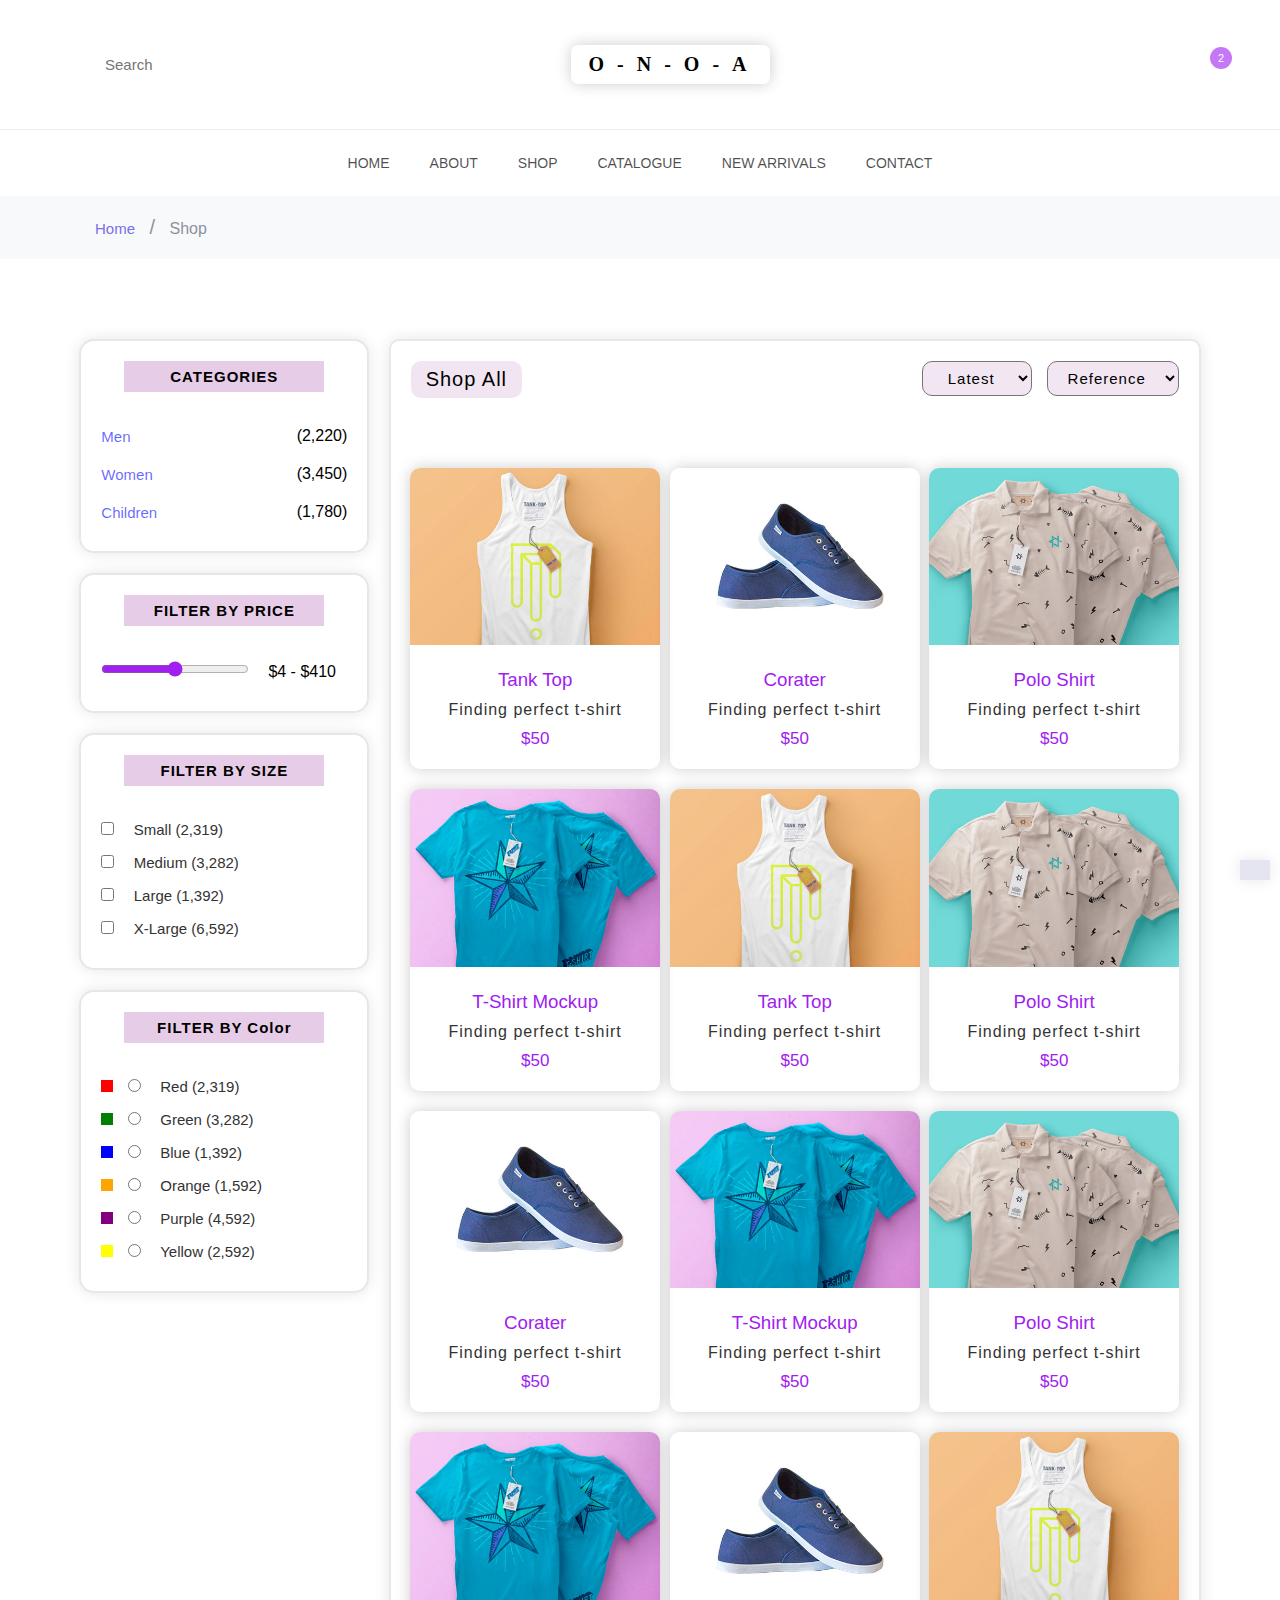
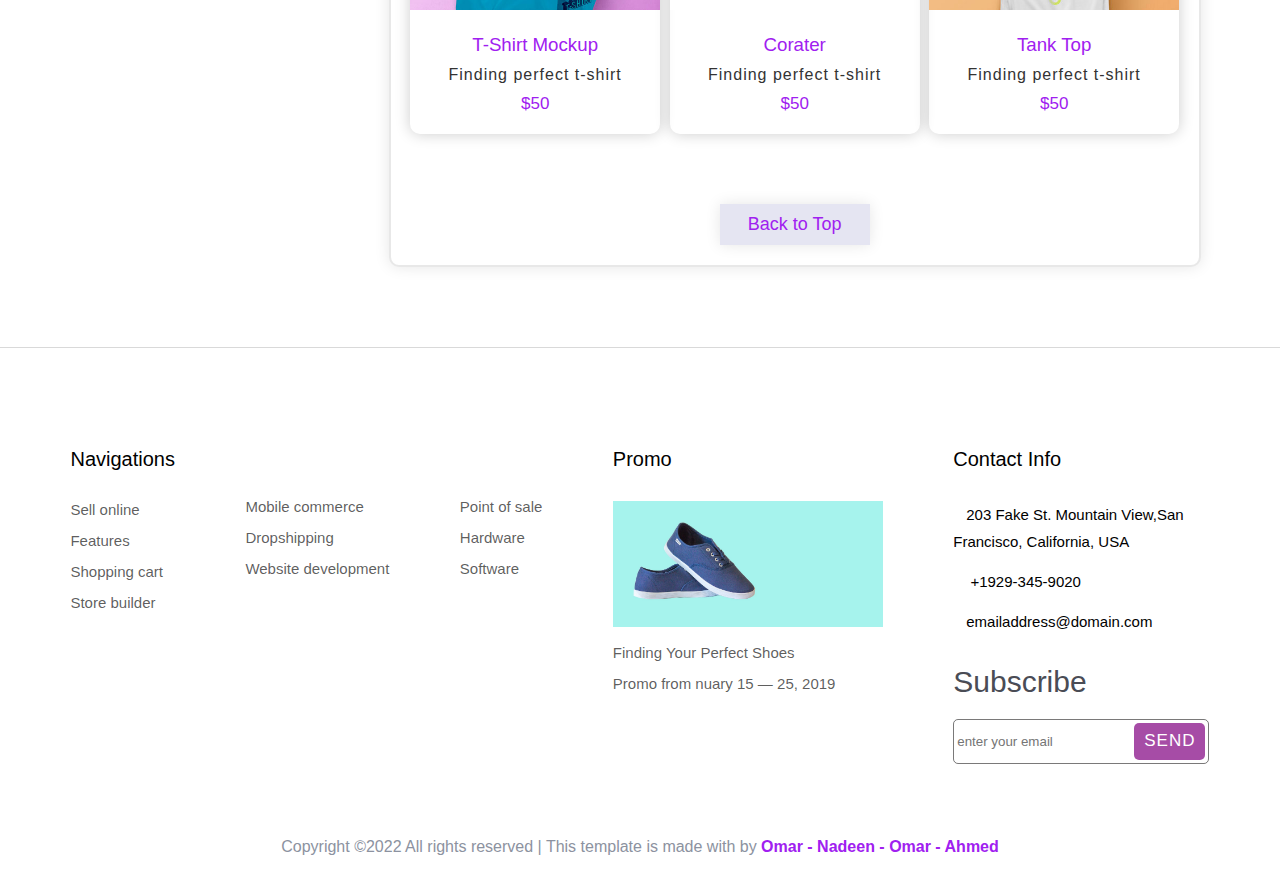
<file: shop.html>
<!DOCTYPE html>
<html lang="en">
<head>
  <meta charset="UTF-8">
  <meta http-equiv="X-UA-Compatible" content="IE=edge">
  <meta name="viewport" content="width=device-width, initial-scale=1.0">
  <title>Shop</title>
  <link rel="stylesheet" href="./style.css" />
    <link
      rel="stylesheet"
      href="https://cdnjs.cloudflare.com/ajax/libs/font-awesome/6.3.0/css/all.min.css"
      integrity="sha512-SzlrxWUlpfuzQ+pcUCosxcglQRNAq/DZjVsC0lE40xsADsfeQoEypE+enwcOiGjk/bSuGGKHEyjSoQ1zVisanQ=="
      crossorigin="anonymous"
      referrerpolicy="no-referrer"
    />
</head>
<body>
  <header id="home-top">
    <div class="header-top">
      <div class="left">
        <form action="">
          <i class="fa-solid fa-magnifying-glass"></i>
          <input
            type="text"
            name=""
            id=""
            class="search"
            placeholder="Search"
          />
        </form>
      </div>

      <div class="middle">
        <h3>O-N-O-A</h3>
      </div>

      <div class="right">
        <a href="#"> <i class="fa-solid fa-user"></i></a>
        <a href=""><i class="fa-regular fa-heart"></i></a>
        <a href="" class="cart"
          ><i class="fa-solid fa-cart-shopping"></i> <span>2</span></a
        > 

      </div>
    </div>
    <nav>
      <a href="index.html">Home</a>
      <a href="about.html">About</a>
      <a href="shop.html">shop</a>
      <a href="#">catalogue</a>
      <a href="#">new arrivals</a>
      <a href="#">contact</a>
    </nav>
  </header>
  <main>
    <div class="page-title" id="title-top">
        <a href="index.html">Home</a>
        <span class="slash">/</span>
        <span>Shop</span>
    </div>
    
    <section class="main-pop-sec">
      <div class="main-left">
        <div class="first-container">
          <h3>CATEGORIES</h3>
          <div class="main-cat">
            <div>
              <a href="">Men</a>
              <span>(2,220)</span>
            </div>
            <div>
              <a href="">Women</a>
              <span>(3,450)</span>
            </div>
            <div>
              <a href="">Children</a>
              <span>(1,780)</span>
            </div>
          </div>
        </div>
        <div class="second-container">
          <div class="selection">
            <h3>FILTER BY PRICE</h3>
            <div class="price">
              <input type="range" name="price" id="" min="4" max="410">
              <label for="price">$4 - $410</label>
            </div>
          </div>
        </div>
        <div class="third-container">
          <h3>FILTER BY SIZE</h3>
          <div class="selection">
            <form action="">
              <div>
                <input type="checkbox" name="size" id="small" value="small">
              <label for="small">Small (2,319)</label>
              </div>
              <div>
                <input type="checkbox" name="size" id="medium" value="medium">
              <label for="small">Medium (3,282)</label>
              </div>
              <div>
                <input type="checkbox" name="size" id="large" value="large">
              <label for="small">Large (1,392)</label>
              </div>
              <div>
                <input type="checkbox" name="size" id="x-large" value="x-large">
              <label for="x-large">X-Large (6,592)</label>
              </div>
            </form>
          </div>
        </div>
        <div class="forth-container">
          <h3>FILTER BY Color</h3>
          <div class="selection">
            <form action="">
              <div>
                <span class="red-color"></span>
                <input type="radio" name="color" id="red" value="red">
                
              <label for="red">Red (2,319)</label>
              
              </div>
              <div>
                <span class="green-color"></span>
                <input type="radio" name="color" id="green" value="green">
                
              <label for="green">Green (3,282)</label>
              </div>
              <div>
                <span class="blue-color"></span>
                <input type="radio" name="color" id="blue" value="blue">
                
              <label for="blue">Blue (1,392)</label>
              </div>
              <div>
                <span class="orange-color"></span>
                <input type="radio" name="color" id="orange" value="orange">
                
              <label for="orange">Orange (1,592)</label>
              </div>
              <div>
                <span class="purple-color"></span>
                <input type="radio" name="color" id="purple" value="purple">
                
              <label for="purple">Purple (4,592)</label>
              </div>
              <div>
                <span class="yellow-color"></span>
                <input type="radio" name="color" id="yellow" value="yellow">
                
              <label for="yellow">Yellow (2,592)</label>
              </div>
              
          
            </form>
          </div>
        </div>
      </div>

      <div class="main-right">
        <div class="first-container">
          <h3>Shop All</h3>
          <form action="">
            <select name="" id="">
              <option value="latest">Latest</option>
              <option value="men">Men</option>
              <option value="women">Women</option>
              <option value="children">Children</option>
              <option value="children">Kids</option>
              <option value="children">New Born</option>
            </select>
            <select name="" id="">
           
              <option value="latest">Reference</option>
              <option value="men">Name A to Z</option>
              <option value="women">By Color</option>
              <option value="children">Low to High</option>
              <option value="">High to Low</option>
              <option value="children">New to Old</option>
              <option value="children">Old to New</option>
              
            </select>
          </form>
        </div>
        <div class="second-container">
          <div class="card">
            <a href="detail.html">
              <img src="./images/cloth_1.jpg" alt="">
              <div class="card-info">
                <h3>Tank Top</h3>
                <h4>Finding perfect t-shirt</h4>
                <strong>$50</strong>
              </div>
              <div class="add">
                <a href="detail.html">ADD <i class="fa-solid fa-cart-shopping"></i></a>
              </div>
            </a>
          </div>
          <div class="card">
            <a href="detail.html">
              <img src="./images/shoe_1.jpg" alt="">
              <div class="card-info">
                <h3>Corater</h3>
                <h4>Finding perfect t-shirt</h4>
                <strong>$50</strong>
              </div>
              <div class="add">
                <a href="detail.html">ADD <i class="fa-solid fa-cart-shopping"></i></a>
              </div>
            </a>
          </div>
          <div class="card">
            <a href="detail.html">
              <img src="./images/cloth_2.jpg" alt="">
              <div class="card-info">
                <h3>Polo Shirt</h3>
                <h4>Finding perfect t-shirt</h4>
                <strong>$50</strong>
              </div>
              <div class="add">
                <a href="detail.html">ADD <i class="fa-solid fa-cart-shopping"></i></a>
              </div>
            </a>
          </div>
          <div class="card">
            <a href="detail.html">
              <img src="./images/cloth_3.jpg" alt="">
              <div class="card-info">
                <h3>T-Shirt Mockup</h3>
                <h4>Finding perfect t-shirt</h4>
                <strong>$50</strong>
              </div>
              <div class="add">
                <a href="detail.html">ADD <i class="fa-solid fa-cart-shopping"></i></a>
              </div>
            </a>
          </div>
          
          <div class="card">
            <a href="detail.html">
              <img src="./images/cloth_1.jpg" alt="">
              <div class="card-info">
                <h3>Tank Top</h3>
                <h4>Finding perfect t-shirt</h4>
                <strong>$50</strong>
              </div>
              <div class="add">
                <a href="detail.html">ADD <i class="fa-solid fa-cart-shopping"></i></a>
              </div>
            </a>
          </div>
          <div class="card">
            <a href="detail.html">
              <img src="./images/cloth_2.jpg" alt="">
              <div class="card-info">
                <h3>Polo Shirt</h3>
                <h4>Finding perfect t-shirt</h4>
                <strong>$50</strong>
              </div>
              <div class="add">
                <a href="detail.html">ADD <i class="fa-solid fa-cart-shopping"></i></a>
              </div>
            </a>
          </div>
          <div class="card">
            <a href="detail.html">
              <img src="./images/shoe_1.jpg" alt="">
              <div class="card-info">
                <h3>Corater</h3>
                <h4>Finding perfect t-shirt</h4>
                <strong>$50</strong>
              </div>
              <div class="add">
                <a href="detail.html">ADD <i class="fa-solid fa-cart-shopping"></i></a>
              </div>
            </a>
          </div>
          <div class="card">
            <a href="detail.html">
              <img src="./images/cloth_3.jpg" alt="">
              <div class="card-info">
                <h3>T-Shirt Mockup</h3>
                <h4>Finding perfect t-shirt</h4>
                <strong>$50</strong>
              </div>
              <div class="add">
                <a href="detail.html">ADD <i class="fa-solid fa-cart-shopping"></i></a>
              </div>
            </a>
          </div>
          
          <div class="card">
            <a href="detail.html">
              <img src="./images/cloth_2.jpg" alt="">
              <div class="card-info">
                <h3>Polo Shirt</h3>
                <h4>Finding perfect t-shirt</h4>
                <strong>$50</strong>
              </div>
              <div class="add">
                <a href="detail.html">ADD <i class="fa-solid fa-cart-shopping"></i></a>
              </div>
            </a>
          </div>
          <div class="card">
            <a href="detail.html">
              <img src="./images/cloth_3.jpg" alt="">
              <div class="card-info">
                <h3>T-Shirt Mockup</h3>
                <h4>Finding perfect t-shirt</h4>
                <strong>$50</strong>
              </div>
              <div class="add">
                <a href="detail.html">ADD <i class="fa-solid fa-cart-shopping"></i></a>
              </div>
            </a>
          </div>
          <div class="card">
            <a href="detail.html">
              <img src="./images/shoe_1.jpg" alt="">
              <div class="card-info">
                <h3>Corater</h3>
                <h4>Finding perfect t-shirt</h4>
                <strong>$50</strong>
              </div>
              <div class="add">
                <a href="detail.html">ADD <i class="fa-solid fa-cart-shopping"></i></a>
              </div>
            </a>
          </div>
          <div class="card">
            <a href="detail.html">
              <img src="./images/cloth_1.jpg" alt="">
              <div class="card-info">
                <h3>Tank Top</h3>
                <h4>Finding perfect t-shirt</h4>
                <strong>$50</strong>
              </div>
              <div class="add">
                <a href="detail.html">ADD <i class="fa-solid fa-cart-shopping"></i></a>
              </div>
            </a>
          </div>
          
          
        </div>
        <div class="top">
          <a href="#title-top">Back to Top</a>
        </div>
</div>
  </section>

  <footer>
    <div class="main-container">
      <div>
        <h3>Navigations</h3>
        <ul>
          
          <li><a href="">Sell online</a></li>
          <li><a href="">Features</a></li>
          <li><a href="">Shopping cart</a></li>
          <li><a href="">Store builder</a></li>
        </ul>
      </div>
      <div>
        <ul class="bottom">
          <li><a href="">Mobile commerce</a></li>
          <li><a href="">Dropshipping</a></li>
          <li><a href="">Website development</a></li>
        </ul>
      </div>
      <div>
        <ul class="bottom">
          <li><a href="">Point of sale</a></li>
          <li><a href="">Hardware</a></li>
          <li><a href="">Software</a></li>
        </ul>
      </div>
      <div>
        <h3>Promo</h3>
        <ul >
          <li><img src="./images/hero-bg.jpg" alt=""></li>
          <li><a href="">Finding Your Perfect Shoes</a></li>
          <li><a href="">Promo from nuary 15 — 25, 2019</a></li>
        </ul>
         
      </div>
      <div class="last">
        <h3>Contact Info</h3>
        <ul class="contact">
          <li><i class="fa-solid fa-location-dot"></i>203 Fake St. Mountain View,San <br>
               Francisco, California, USA</li>
          <li><i class="fa-solid fa-phone"></i> +1929-345-9020</li>
          <li><i class="fa-solid fa-envelope"></i>emailaddress@domain.com</li>
        
        </ul>
        <h4>Subscribe</h4>
        <form action="">
          <input type="email" name="" id="" placeholder="enter your email">
          <button>send</button>
        </form>
      </div>
    </div>
    <p class="copy">Copyright ©2022 All rights reserved | This template is made with by  <span>Omar - Nadeen - Omar - Ahmed</span></p>
    <a href="#home-top" class="main-top"><i class="fa-solid fa-arrow-up"></i></a>
  </footer>

</body>
</html>
</file>
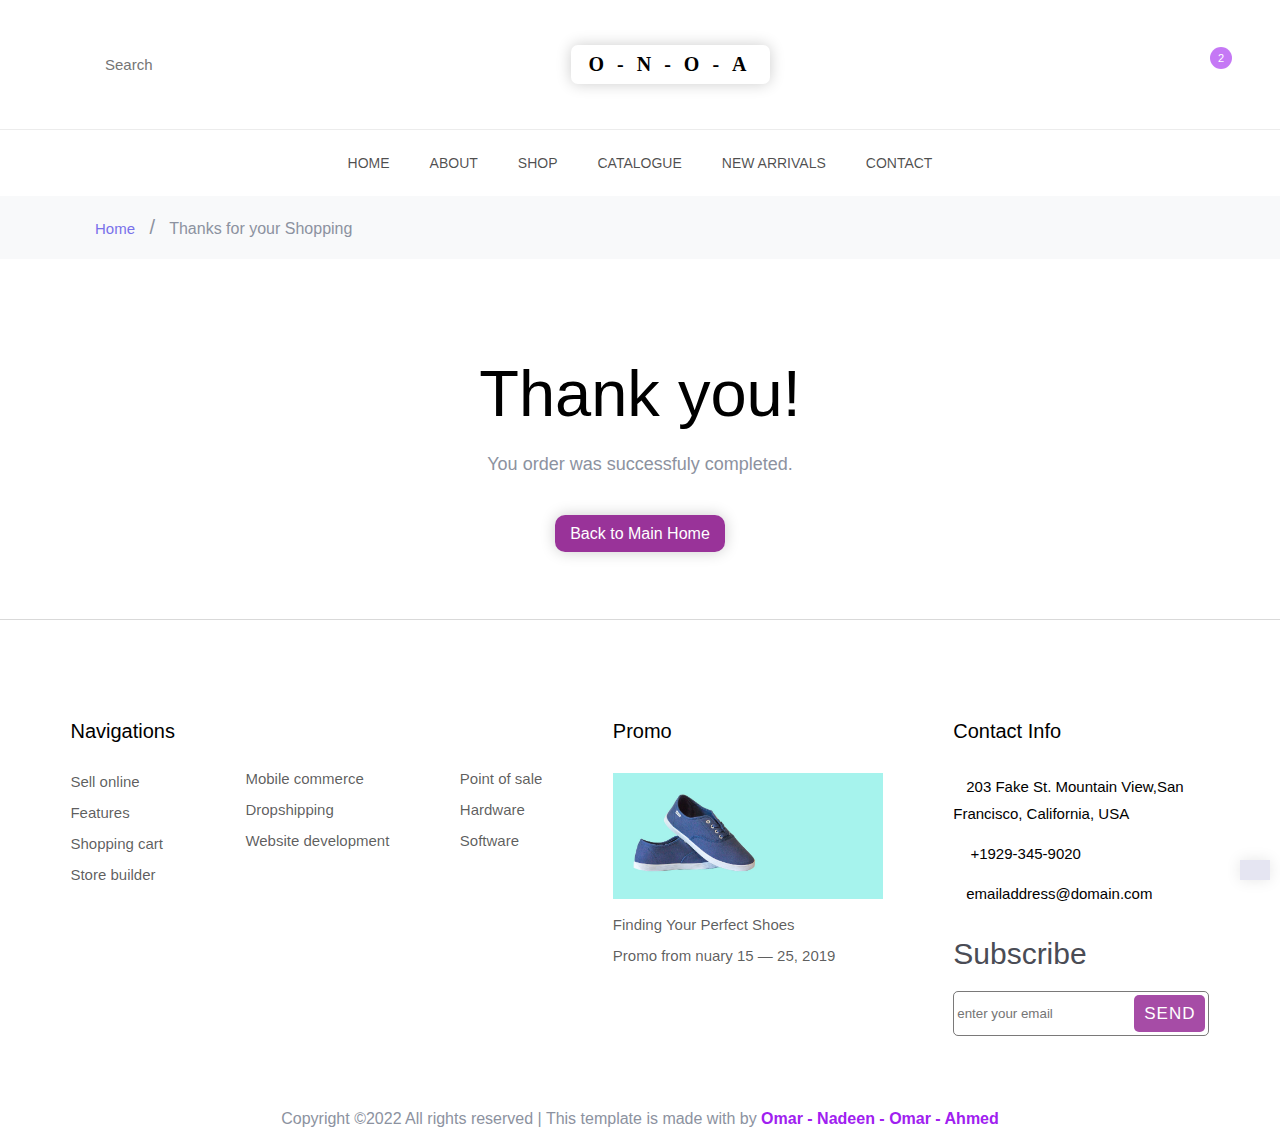
<file: thanks.html>
<!DOCTYPE html>
<html lang="en">
  <head>
    <meta charset="UTF-8" />
    <meta http-equiv="X-UA-Compatible" content="IE=edge" />
    <meta name="viewport" content="width=device-width, initial-scale=1.0" />
    <title>Thanks</title>
    <link rel="stylesheet" href="./style.css" />
    <link
      rel="stylesheet"
      href="https://cdnjs.cloudflare.com/ajax/libs/font-awesome/6.3.0/css/all.min.css"
      integrity="sha512-SzlrxWUlpfuzQ+pcUCosxcglQRNAq/DZjVsC0lE40xsADsfeQoEypE+enwcOiGjk/bSuGGKHEyjSoQ1zVisanQ=="
      crossorigin="anonymous"
      referrerpolicy="no-referrer"
    />
  </head>
  <body>
    <header id="home-top">
      <div class="header-top">
        <div class="left">
          <form action="">
            <i class="fa-solid fa-magnifying-glass"></i>
            <input
              type="text"
              name=""
              id=""
              class="search"
              placeholder="Search"
            />
          </form>
        </div>

        <div class="middle">
          <h3>O-N-O-A</h3>
        </div>

        <div class="right">
          <a href="#"> <i class="fa-solid fa-user"></i></a>
          <a href=""><i class="fa-regular fa-heart"></i></a>
          <a href="" class="cart"
            ><i class="fa-solid fa-cart-shopping"></i> <span>2</span></a
          >
        </div>
      </div>
      <nav>
        <a href="index.html">Home</a>
        <a href="about.html">About</a>
        <a href="shop.html">shop</a>
        <a href="#">catalogue</a>
        <a href="#">new arrivals</a>
        <a href="#">contact</a>
      </nav>
    </header>
    <main>
      <div class="page-title">
        <a href="index.html">Home</a>
        <span class="slash">/</span>
        <span>Thanks for your Shopping</span>
      </div>
      <section class="thanks">
        <i class="mark fa-solid fa-circle-check"></i>
        <h1>Thank you!</h1>
        <p class="markp">You order was successfuly completed.</p>
        <a href="index.html" id="back">Back to Main Home</a>
      </section>
    </main>
    <footer>
      <div class="main-container">
        <div>
          <h3>Navigations</h3>
          <ul>
            <li><a href="">Sell online</a></li>
            <li><a href="">Features</a></li>
            <li><a href="">Shopping cart</a></li>
            <li><a href="">Store builder</a></li>
          </ul>
        </div>
        <div>
          <ul class="bottom">
            <li><a href="">Mobile commerce</a></li>
            <li><a href="">Dropshipping</a></li>
            <li><a href="">Website development</a></li>
          </ul>
        </div>
        <div>
          <ul class="bottom">
            <li><a href="">Point of sale</a></li>
            <li><a href="">Hardware</a></li>
            <li><a href="">Software</a></li>
          </ul>
        </div>
        <div>
          <h3>Promo</h3>
          <ul>
            <li><img src="./images/hero-bg.jpg" alt="" /></li>
            <li><a href="">Finding Your Perfect Shoes</a></li>
            <li><a href="">Promo from nuary 15 — 25, 2019</a></li>
          </ul>
        </div>
        <div class="last">
          <h3>Contact Info</h3>
          <ul class="contact">
            <li>
              <i class="fa-solid fa-location-dot"></i>203 Fake St. Mountain
              View,San <br />
              Francisco, California, USA
            </li>
            <li><i class="fa-solid fa-phone"></i> +1929-345-9020</li>
            <li><i class="fa-solid fa-envelope"></i>emailaddress@domain.com</li>
          </ul>
          <h4>Subscribe</h4>
          <form action="">
            <input type="email" name="" id="" placeholder="enter your email" />
            <button>send</button>
          </form>
        </div>
      </div>
      <p class="copy">
        Copyright ©2022 All rights reserved | This template is made with by
        <span>Omar - Nadeen - Omar - Ahmed</span>
      </p>
      <a href="#home-top" class="main-top"
        ><i class="fa-solid fa-arrow-up"></i
      ></a>
    </footer>
  </body>
</html>
</file>
<file: style.css>
* {
  padding: 0;
  margin: 0;
  box-sizing: border-box;
  scroll-behavior: smooth;
  font-family: sans-serif;
}
.header-top {
  display: flex;
  justify-content: space-between;
  align-items: center;
  padding: 45px 90px;
}
.header-top .left {
  display: flex;
  justify-content: center;
  align-items: center;
}
.header-top .left input {
  display: inline-block;
  padding: 10px 0 10px 15px;
  border: none;
  outline: none;
  font-size: 15px;
  font-weight: lighter;
}
.header-top i {
  color: gray;
}
.header-top .right i:hover {
  color: #000;
}
.header-top .middle {
  margin-left: -115px;
  display: flex;
  justify-content: center;
  align-items: center;
}
.header-top .middle h3 {
  padding: 8px 10px 8px 18px;
  font-size: 20px;
  font-weight: 700;
  letter-spacing: 13px;
  text-transform: uppercase;
  font-family: 'Times New Roman', Times, serif;
  text-align: center;
  border-radius: 7px;
  box-shadow:0 0 15px rgba(0,0,0,0.2) ;
  
}
.header-top .right a {
  display: inline-block;
  margin-left: 10px;
}
.header-top .right a.cart {
  position: relative;
}
.header-top .right a.cart span {
  position: absolute;
  display: flex;
  justify-content: center;
  align-items: center;
  width: 22px;
  height: 22px;
  border-radius: 50%;
  background-color: #a020f0;
  opacity: 0.6;
  color: white;
  top: -23px;
  left: 20px;
  font-size: 11px;
  padding: 10px;
}
.header-top .right a.cart span:hover {
  opacity: 1;
  top: -25px;
}
nav {
  display: flex;
  justify-content: center;
  align-items: center;
  border-top: 1px solid rgb(192, 192, 192, 0.3);
  padding: 25px 0;
}
nav a {
  display: inline-block;
  margin: 0 20px;
  text-decoration: none;
  text-transform: uppercase;
  color: rgba(0, 0, 0, 0.7);
  font-size: 14px;
}
nav a:hover {
  color: rgb(128, 0, 128, 0.6);
}

main section.first-sec {
  background-image: url("./images/hero-bg.jpg");
  background-repeat: no-repeat;
  background-size: cover;
  background-position: center;
  height: 100vh;
}
.first-sec .container {
  width: 490px;
  margin-right: 30px;
}
.first-sec {
  display: flex;
  justify-content: flex-end;
  align-items: center;
}

.first-sec .container h1 {
  font-size: 45px;
  font-weight: 700;
  margin-bottom: 25px;
  line-height: 1.3em;
  font-family: Arial, Helvetica, sans-serif;
}

.first-sec .container p {
  font-size: 19px;
  line-height: 1.8em;
  color: rgba(0, 0, 0, 0.6);
  margin-bottom: 20px;
}
.first-sec .container button {
  display: inline-block;
  padding: 14px 18px;
  background-color: rgb(128, 0, 128, 0.8);
  border-radius: 3px;
  border: none;
  outline: none;
  transition: all 0.6s;
}
.first-sec .container button a {
  text-decoration: none;
  color: white;
  text-transform: uppercase;
  font-size: 13px;
  word-spacing: 3px;
  letter-spacing: 2px;
}
.first-sec .container button:hover {
  transform: scale(1.1);
  background-color: rgb(128, 0, 128);
  box-shadow: 5px 5px 10px inset rgb(128, 0, 128),
    5px 5px 10px inset rgba(0, 0, 0, 0.4);
  box-shadow: 0 7px 15px rgba(0, 0, 0, 0.4);
}
section.second-sec .main-container {
  margin-top: 70px;
  padding-bottom: 70px;
  display: flex;
  justify-content: center;
  align-items: center;
  border-bottom: 1px solid rgb(192, 192, 192, 0.3);
}

section.second-sec .main-container .card {
  width: 25%;
  height: 250px;
  border: 2px solid black;
  padding: 20px;
  text-align: justify;
  text-align-last: center;
  position: relative;
  transition: all 0.6s;
  border: 1px solid rgb(192, 192, 192, 0.7);
  border-radius: 15px;
  box-shadow: 5px 5px 20px rgba(0, 0, 0, 0.3);
  margin: 20px;
  cursor: pointer;
}

section.second-sec .main-container .card i {
  color: #a020f0;
  display: inline-block;
  font-size: 35px;
  margin-right: 15px;
  cursor: pointer;
}
section.second-sec .main-container .card h2 {
  margin-bottom: 20px;
  font-size: 20px;
  color: rgba(0, 0, 0, 0.8);
  font-weight: 700;
  font-family: "Times New Roman", Times, serif;
}
section.second-sec .main-container .card p {
  font-size: 17px;
  font-weight: 100;
  color: rgba(0, 0, 0, 0.7);
}
section.second-sec .main-container .card:hover {
  background-color: rgba(128, 0, 128, 0.5);
  color: aliceblue;
  transform: scale(1);
  transform: translateY(-30px);
  height: 235px;
}
section.second-sec .main-container .card:hover h2,
section.second-sec .main-container .card:hover i {
  color: white;
}
section.second-sec .main-container .card:hover::after {
  width: 100%;
  height: 100%;
  opacity: 0.3;
}
section.second-sec .main-container .card::after {
  content: "";
  width: 0;
  height: 0;
  position: absolute;
  background-color: rgba(0, 0, 0, 0.7);
  top: 0;
  left: 0;
  transition: all 0.6s;
  border-radius: 15px;
}
section.second-sec .main-container .card .logo {
  visibility: hidden;
  transition: all 0.6s;
  opacity: 0;
  position: relative;
  top: 30px;
  margin-top: 15px;
  font-size: 17px;
  letter-spacing: 10px;
  font-family: "Times New Roman", Times, serif;
  text-transform: uppercase;
  border: 1px solid silver;
  padding: 7px;
  box-shadow: 5px 5px 20px rgba(0, 0, 0, 0.3);
  background-color: rgba(255, 255, 255, 0.8);
  color: rgba(0, 0, 0, 0.7);
  height: 70px;
  padding-top: 27px;
  border-bottom-right-radius: 20px;
  border-bottom-left-radius: 20px;
}
section.second-sec .main-container .card:hover .logo {
  visibility: visible;
  opacity: 1;
  top: 0px;
  transition-delay: 0.3s;
}

section.third-sec {
  margin-top: 70px;
}
section.third-sec .main-container {
  display: flex;
  justify-content: space-evenly;
  align-items: center;
}
section.third-sec .main-container .card {
  width: 350px;
  height: 400px;
  border: none;
  outline: none;
  overflow: hidden;
  position: relative;
  transition: all 0.6s;
  box-shadow: 5px 5px 20px rgba(0, 0, 0, 0.3);
  border-radius: 5px;
}
section.third-sec .main-container .card:hover {
  transform: scale(1.1);
}
section.third-sec .main-container img {
  width: 100%;
  height: 100%;
}
section.third-sec .main-container .card .card-info {
  position: absolute;
  bottom: 5px;
  left: 10px;
}
section.third-sec .main-container .card .card-info h5 {
  background-color: #25262a9a;
  margin-bottom: 1px;
  color: #fff;
  padding: 2px 0;
  width: 107px;
  letter-spacing: 1px;
}
section.third-sec .main-container .card .card-info h3 {
  background-color: #25262a9a;
  color: #fff;
  padding: 5px 0 0 3px;
  font-size: 37px;
  font-weight: 500;
  letter-spacing: 1px;
}
section.third-sec .main-container .card .card-info a {
  text-decoration: none;
}
section.third-sec .main-container .card .logo {
  position: absolute;
  top: 0;
  right: 0;
  width: 100%;
  height: 100%;
}
section.third-sec .main-container .card::before {
  position: absolute;
  content: "";
  width: 0;
  height: 0;
  top: 0;
  right: 0;
  transition: all 0.6s;
  opacity: 0.3;
}
section.third-sec .main-container .card:hover::before {
  width: 100%;
  height: 100%;
  background-color: rgba(128, 0, 128, 0.5);
}
section.forth-sec {
  background-color: #f8f9fa;
  margin-top: 70px;
  padding: 100px 0;
}
section.forth-sec h2 {
  text-align: center;
  font-size: 33px;
  font-weight: 400;
  letter-spacing: 1px;
}
section.forth-sec .main-container {
  margin-top: 60px;
  display: flex;
  justify-content: space-evenly;
  align-items: center;
}
section.forth-sec .main-container .card {
  width: 350px;
  overflow: hidden;
  text-align: center;
  position: relative;
  background-color: #fff;
  transition: all 0.6s;
  border-radius: 10px;
  box-shadow: 5px 5px 20px rgba(0, 0, 0, 0.3);
}
section.forth-sec .main-container .card:hover {
  transform: scale(1.1);
}
section.forth-sec .main-container .card:hover .card-info {
  background-color: rgba(128, 0, 128, 0.4);
}
section.forth-sec .main-container .card:hover .card-info h4,
section.forth-sec .main-container .card:hover .card-info p,
section.forth-sec .main-container .card:hover .card-info strong {
  color: #000;
}
section.forth-sec .main-container .card::after {
  content: "";
  position: absolute;
  width: 0%;
  height: 0%;
  bottom: 0;
  left: 0;
  background-color: #333;
  transition: all 0.6s;
}
section.forth-sec .main-container .card:hover::after {
  width: 100%;
  height: 100%;
  opacity: 0.5;
}

section.forth-sec .main-container .card img {
  width: 100%;
  display: block;
}
section.forth-sec .main-container .card .card-info {
  background-color: #fff;
  padding: 40px 0 30px;
}
section.forth-sec .main-container .card .card-info h4 {
  font-size: 20px;
  font-weight: 400;
  color: #a020f0;
  margin-bottom: 10px;
}
section.forth-sec .main-container .card .card-info p {
  color: #8c92a0;
  margin-bottom: 15px;
}
section.forth-sec .main-container .card .card-info strong {
  color: #a020f0;
}
section.forth-sec .main-container .card .more-detail {
  border: 1px solid #a020f0;
  padding: 5px 10px;
  margin: 0 auto;
  position: absolute;
  top: 50%;
  left: 50%;
  transform: translate(-50%, -50%);
  background-color: #fff;
  border-radius: 5px;
  visibility: hidden;
  z-index: 2;
  transform: all 0.6s;
}
section.forth-sec .main-container .card .more-detail a {
  text-decoration: none;
  color: #a020f0;
  font-size: 15px;
  text-transform: capitalize;
  font-weight: 600;
}
section.forth-sec .main-container .card:hover .more-detail {
  visibility: visible;
  transition-delay: 0.4s;
}
section.fifth-sec {
  padding-top: 70px;
}
section.fifth-sec .main-container {
  display: flex;
  justify-content: space-evenly;
  align-items: center;
  padding-bottom: 60px;
  border-bottom: 1px solid rgb(192, 192, 192, 0.7);
}
section.fifth-sec h2 {
  text-align: center;
  margin-bottom: 50px;
  font-size: 35px;
  font-weight: 400;
}
section.fifth-sec .left {
  width: 620px;
  height: 400px;
  overflow: hidden;
}
section.fifth-sec .left img {
  width: 100%;
  height: 100%;
}
section.fifth-sec .right {
  width: 500px;
  text-align: center;
}
section.fifth-sec .right a.discount {
  text-decoration: none;
  font-size: 30px;
  color: #a020f0;
  display: inline-block;
  margin: 20px 0;
}
section.fifth-sec .right button {
  display: inline-block;
  padding: 14px 18px;
  background-color: rgb(128, 0, 128, 0.8);
  border-radius: 3px;
  border: none;
  outline: none;
  transition: all 0.6s;
  margin-bottom: 20px;
  position: relative;
  cursor: pointer;
}
section.fifth-sec .right button a {
  position: relative;
  z-index: 2;
}

section.fifth-sec .right button::after {
  content: "";
  width: 0;
  height: 0;
  top: 0;
  right: 0;
  left: 0;
  background-color: #333;
  position: absolute;
  transition: all 0.5s;
}
section.fifth-sec .right button:hover::after {
  width: 100%;
  height: 100%;
  opacity: 0.2;
}
section.fifth-sec .right button a {
  text-decoration: none;
  color: white;
  text-transform: uppercase;
  font-size: 13px;
  word-spacing: 3px;
  letter-spacing: 2px;
}

section.fifth-sec .right button:hover {
  transform: scale(1.1);
  background-color: rgb(128, 0, 128);
  box-shadow: 5px 5px 10px inset rgb(128, 0, 128),
    5px 5px 10px inset rgba(0, 0, 0, 0.4);
  box-shadow: 0 7px 15px rgba(0, 0, 0, 0.4);
}
section.fifth-sec .right p {
  color: #8c92a0d8;
  line-height: 1.6em;
  margin: 0 auto 20px;
  width: 400px;
  font-size: 15px;
}
section.fifth-sec .right h3 {
  color: #b8b9bd;
  font-size: 17px;
  font-weight: 300;
  margin-bottom: 20px;
}
section.fifth-sec .right h3 span {
  color: #a020f0;
}
footer {
  margin-top: 170px;
}
footer ul li img {
  width: 270px;
}
footer .main-container {
  display: flex;
  justify-content: space-evenly;
  align-items: center;
  margin-top: 50px;
  padding-bottom: 200px;
}
footer div {
  height: 300px;
  padding: 20px;
}
footer ul {
  list-style-type: none;
  margin-top: 20px;
}
footer h3 {
  font-size: 20px;
  font-weight: 500;
  margin-bottom: 30px;
}
footer ul li a {
  text-decoration: none;
}
footer ul li a {
  display: inline-block;
  font-size: 15px;
  color: rgba(0, 0, 0, 0.648);
}
footer ul li a:hover {
  color: rgba(0, 0, 255, 0.6);
}
footer ul li {
  margin-top: 13px;
}
footer ul.bottom {
  margin-top: 50px;
}
footer ul.contact li i {
  display: inline-block;
  margin-right: 13px;
  color: #a020f0;
  font-size: 20px;
}
footer ul.contact li {
  font-size: 15px;
  line-height: 1.8em;
}
.last h4 {
  font-size: 30px;
  font-weight: 400;
  margin: 30px 0 20px;
  color: #4a4c55;
}
.last form {
  display: flex;
  justify-content: center;
  align-items: center;
  height: 45px;
  border: 1px solid rgba(66, 64, 64, 0.7);
  overflow: hidden;
  padding: 3px;
  border-radius: 5px;
}
.last form input {
  border: none;
  outline: none;
  height: 100%;
  flex-grow: 1;
  display: inline-block;
}
.last form button {
  display: inline-block;
  padding: 15px 10px;
  height: 100%;
  display: flex;
  justify-content: center;
  align-items: center;
  background-color: rgba(128, 0, 128, 0.7);
  font-size: 17px;
  color: #fff;
  text-transform: uppercase;
  border: none;
  outline: none;
  letter-spacing: 1px;
  border-radius: 5px;
  cursor: pointer;
  position: relative;
}
.last form button::after {
  content: "";
  width: 0;
  height: 0;
  right: 0;
  left: 0;
  background-color: rgba(128, 0, 128, 0.7);
  position: absolute;
  transition: all 0.6s;
}
.last form button:hover::after {
  width: 100%;
  height: 100%;
  opacity: 0.5;
}
.last form button:hover {
  color: #333;
}

footer p.copy {
  text-align: center;
  margin: 20px 0;
  color: #8c92a0;
  font-weight: 15px;
}
footer p.copy span {
  color: #a020f0;
  font-weight: 600;
}

main .page-title {
  background-color: #f8f9fa;
  padding: 20px 0 20px 95px;
}
.page-title a {
  text-decoration: none;
  color: #7971ea;
  font-weight: 300;
  font-size: 15px;
}
.page-title span {
  color: #8c92a0;
}
.page-title span.slash {
  display: inline-block;
  margin: 0 10px;
  font-size: 20px;
}
.about-first {
  display: flex;
  justify-content: center;
  align-items: center;
  padding: 80px 130px 100px 70px;
  border-bottom: 1px solid rgb(192, 192, 192, 0.2);
}

.about-first img {
  width: 550px;
  margin-right: 60px;
  box-shadow: 0 0 40px rgba(0, 0, 0, 0.1);
}
.about-first .content h3 {
  font-size: 27px;
  font-weight: 400;
  margin: 20px 0 40px;
  position: relative;
}
.about-first .content h3::after {
  content: "";
  width: 40px;
  height: 2px;
  background-color: rgb(0, 0, 0, 0.4);
  position: absolute;
  bottom: 52px;
  left: 0;
}
.about-first .content p {
  color: #8c92a0;
  line-height: 26px;
  font-size: 15px;
  margin-bottom: 30px;
}
.about-second {
  padding: 100px 0;
  border-bottom: 1px solid rgb(192, 192, 192, 0.2);
}
.about-second h3 {
  font-size: 30px;
  font-weight: 400;
  margin: 20px 0 40px;
  position: relative;
  width: 300px;
  text-align: center;
  margin: auto;
}
.about-second h3::after {
  content: "";
  width: 40px;
  height: 2px;
  background-color: rgb(0, 0, 0, 0.4);
  position: absolute;
  bottom: 55px;
  left: 80px;
}
.team {
  display: flex;
  justify-content: center;
  align-items: center;
  padding: 0 70px;
  margin-top: 40px;
}
.team-card {
  border-radius: 10px;
  width: 320px;
  margin: 20px 10px;
  text-align: center;
  padding: 10px;
  box-shadow: 0 0 40px rgba(0, 0, 0, 0.1);
  transition: all 0.6s;
  position: relative;
}
.team-card::after {
  content: "";
  width: 0;
  position: absolute;
  left: 0;
  top: 0;
  right: 0;
  bottom: 0;
  background-color: rgba(0, 0, 0, 0.3);
  transition: all 0.6s;
  border-radius: 10px;
}
.team-card:hover::after {
  width: 100%;
  opacity: 0.3;
}
.team-card:hover {
  transform: scale(1.1);
  top: 80px;
  background: rgba(128, 0, 128, 0.3);
}

.team-card:hover img {
  position: absolute;
  bottom: 210px;
  z-index: 2;
  left: 50%;
  transform: translateX(-50%);
  border: 3px solid #1c0b25;
  filter: drop-shadow(15px 15px 35px rgba(0, 0, 0, 0.3));
}
.team img {
  display: inline-block;
  width: 120px;
  height: 120px;
  border-radius: 50%;
  margin-bottom: 15px;
}
.team-info h4 {
  font-size: 1.3em;
  font-weight: 200;
  margin-bottom: 10px;
  letter-spacing: 1px;
}
.team-info h5 {
  font-size: 17px;
  font-weight: 400;
  color: #565961;
  letter-spacing: 1px;
}
.team-info p {
  color: #8c92a0;
  line-height: 1.6em;
  margin-top: 10px;
}
section.main-pop-sec {
  display: flex;
  justify-content: space-evenly;
  align-items: flex-start;
  padding: 80px 60px;
}
section.main-pop-sec .main-left {
  flex-basis: 25%;
}
section.main-pop-sec .main-right {
  flex-basis: 70%;
  border: 2px solid rgba(29, 27, 27, 0.1);
  border-radius: 10px;
  box-shadow: 0 0 15px rgba(0, 0, 0, 0.1);
}
section.main-pop-sec .main-left .first-container,
section.main-pop-sec .main-left .second-container,
section.main-pop-sec .main-left .third-container,
section.main-pop-sec .main-left .forth-container {
  padding: 20px 20px 30px 20px;
  border: 2px solid rgba(15, 15, 15, 0.1);
  border-radius: 15px;
  transition: all 0.5s;
  box-shadow: 0 0 15px rgba(0, 0, 0, 0.1);
  cursor: pointer;
}
section.main-pop-sec .main-left .first-container:hover,
section.main-pop-sec .main-left .second-container:hover,
section.main-pop-sec .main-left .third-container:hover,
section.main-pop-sec .main-left .forth-container:hover {
  transform: scale(1.1);
}
section.main-pop-sec .main-left .second-container,
section.main-pop-sec .main-left .third-container,
section.main-pop-sec .main-left .forth-container {
  margin-top: 20px;
}
section.main-pop-sec .main-left .first-container h3,
section.main-pop-sec .main-left .second-container h3,
section.main-pop-sec .main-left .third-container h3,
.forth-container h3 {
  font-weight: 600;
  font-size: 15px;
  text-align: center;
  background-color: rgba(128, 0, 128, 0.2);
  margin: 0 auto 35px;
  width: 200px;
  padding: 7px 10px;
  letter-spacing: 1px;
}
section.main-pop-sec .main-left .first-container .main-cat div {
  display: flex;
  justify-content: space-between;
  align-items: center;
  margin-top: 20px;
}
section.main-pop-sec .main-left .first-container div a {
  text-decoration: none;
  color: rgba(0, 0, 255, 0.6);
  font-size: 15px;
}
section.main-pop-sec .main-left .first-container div a:hover {
  color: #333;
}
.selection .price input {
  display: inline-block;
  width: 60%;
  margin-right: 15px;
  accent-color: #a020f0;
}
section.main-pop-sec .main-left .third-container form div,
.forth-container form div {
  margin-top: 15px;
}
section.main-pop-sec .main-left .third-container form div input,
section.main-pop-sec .main-left .forth-container form div input {
  display: inline-block;
  margin-right: 15px;
}
section.main-pop-sec .main-left .third-container form div label,
.forth-container form div label {
  font-size: 15px;
  color: #333;
}
input#red {
  accent-color: red;
}
input#green {
  accent-color: green;
}
input#blue {
  accent-color: blue;
}
input#purple {
  accent-color: purple;
}
input#yellow {
  accent-color: yellow;
}
input#orange {
  accent-color: orange;
}
.forth-container form div span.red-color {
  display: inline-block;
  width: 12px;
  height: 12px;
  background-color: red;
  margin-right: 10px;
}
.forth-container form div span.green-color {
  display: inline-block;
  width: 12px;
  height: 12px;
  background-color: green;
  margin-right: 10px;
}
.forth-container form div span.blue-color {
  display: inline-block;
  width: 12px;
  height: 12px;
  background-color: blue;
  margin-right: 10px;
}
.forth-container form div span.purple-color {
  display: inline-block;
  width: 12px;
  height: 12px;
  background-color: purple;
  margin-right: 10px;
}
.forth-container form div span.yellow-color {
  display: inline-block;
  width: 12px;
  height: 12px;
  background-color: yellow;
  margin-right: 10px;
}
.forth-container form div span.orange-color {
  display: inline-block;
  width: 12px;
  height: 12px;
  background-color: orange;
  margin-right: 10px;
}
section.main-pop-sec .main-right .first-container {
  display: flex;
  justify-content: space-between;
  align-items: flex-start;
  padding: 20px;
}
section.main-pop-sec .main-right .first-container h3 {
  font-weight: 300;
  font-size: 20px;
  text-align: center;
  background-color: rgba(128, 0, 128, 0.1);
  padding: 7px 15px;
  letter-spacing: 1px;
  border-radius: 10px;
}
section.main-pop-sec .main-right .first-container select {
  font-weight: 500;
  font-size: 15px;
  text-align: center;
  background-color: rgba(128, 5, 128, 0.1);
  padding: 7px;
  letter-spacing: 1px;
  border-radius: 10px;
  margin-left: 10px;
  cursor: pointer;
  transition: all 0.6s;
  position: relative;
}
section.main-pop-sec .main-right .first-container select:hover {
  transform: scale(1.1);
}

section.main-pop-sec .main-right .first-container option {
  cursor: pointer;
}
section.main-pop-sec .main-right .second-container {
  display: flex;
  padding-top: 50px;
  justify-content: space-evenly;
  align-items: center;
  flex-wrap: wrap;
  padding: 50px 10px;
}
section.main-pop-sec .main-right .second-container .card {
  width: 250px;
  box-shadow: 0 0 15px rgba(0, 0, 0, 0.2);
  overflow: hidden;
  text-align: center;
  border-radius: 10px;
  position: relative;
  margin-bottom: 20px;
}
section.main-pop-sec .main-right .second-container .card .add a {
  position: absolute;
  z-index: 100;
  top: 50%;
  left: 50%;
  transform: translate(-50%, -50%);
  color: #fff;
  background-color: rgba(0, 0, 0, 0.3);
  padding: 10px;
  font-weight: 500;
  font-size: 20px;
  visibility: hidden;
}

section.main-pop-sec .main-right .second-container .card:hover {
  height: 230px;
}
section.main-pop-sec .main-right .second-container .card:hover .add a {
  visibility: visible;
}

section.main-pop-sec .main-right .second-container .card:hover img {
  height: 100%;
  filter: brightness(70%);
}
section.main-pop-sec .main-right .second-container .card:hover .card-info {
  display: none;
}

section.main-pop-sec .main-right .second-container .card::after {
  content: "";
  width: 0;
  top: 0;
  right: 0;
  bottom: 0;
  left: 0;
  position: absolute;
  background-color: rgba(128, 0, 128, 0.1);
  transition: all 0.5s;
}
section.main-pop-sec .main-right .second-container .card:hover::after {
  width: 100%;
}

section.main-pop-sec .main-right .second-container .card img {
  width: 100%;
}
section.main-pop-sec .main-right .second-container .card .card-info {
  padding: 20px 0;
}
section.main-pop-sec .main-right .second-container .card .card-info h3 {
  color: #a020f0;
  margin-bottom: 10px;
  font-weight: 500;
}
section.main-pop-sec .main-right .second-container .card .card-info h4 {
  color: #333;
  margin-bottom: 10px;
  letter-spacing: 1px;
  font-weight: 500;
}
section.main-pop-sec .main-right .second-container .card .card-info strong {
  color: #a020f0;
  font-weight: 500;
  font-size: 17px;
}
section.main-pop-sec .main-right .second-container .card a {
  text-decoration: none;
}
.top {
  box-shadow: 0 0 15px rgba(0, 0, 0, 0.1);
  width: 150px;
  margin: 0px auto 20px;
  text-align: center;
  padding: 10px 15px;
  background-color: rgba(0, 0, 128, 0.1);
  position: relative;
  cursor: pointer;
}
.top a {
  text-decoration: none;
  color: #a020f0;
  font-weight: 500;
  font-size: 18px;
  position: relative;
  z-index: 2;
}
.top::after {
  content: "";
  top: 0;
  right: 0;
  bottom: 0;
  left: 0;
  width: 0;
  background-color: rgba(128, 0, 128, 0.1);
  position: absolute;
  transition: all 0.5s;
}
.top:hover::after {
  width: 100%;
}
.main-top {
  box-shadow: 0 0 15px rgba(0, 0, 0, 0.1);
  margin: 0px auto 20px;
  text-align: center;
  padding: 10px 15px;
  background-color: rgba(0, 0, 128, 0.1);
  position: fixed;
  cursor: pointer;
  right: 10px;
  bottom: 0px;
}
section.about-first strong {
  font-size: 15px;
  background-color: rgba(0, 0, 128, 0.1);
  padding: 10px 15px;
  display: inline-block;
  margin-bottom: 25px;
  border-radius: 7px;
  font-weight: 400;
}
section.about-first strong span {
  font-size: 20px;
  color: #a020f0;
  letter-spacing: 1px;
  font-family: "Times New Roman", Times, serif;
  font-weight: 600;
}

section.about-first form div {
  margin-right: 10px;
  display: inline-block;
}
section.about-first form input {
  display: inline-block;
  margin-right: 3px;
  cursor: pointer;
}
section.about-first form label {
  background-color: rgba(0, 0, 0, 0.1);
  display: inline-block;
  padding: 5px;
  border-radius: 6px;
  width: 80px;
  font-weight: 600;
  cursor: pointer;
  text-align: center;
}
section.about-first form label:hover {
  transform: scale(1.1);
}
section.about-first form .count .left {
  display: flex;
  justify-content: center;
  align-items: center;
  margin-top: 30px;
  margin-right: 30px;
}
section.about-first form .count {
  display: flex;
  justify-content: flex-start;
  align-items: center;
}
button.style,
button.remove {
  display: inline-block;
  width: 30px;
  height: 30px;
  border: none;
  box-shadow: 0 0 10px rgba(0, 0, 0, 0.2);
  cursor: pointer;
  transition: all 0.5s;
  background-color: rgba(128, 0, 128, 0.3);
}
input.style {
  display: inline-block;
  width: 30px;
  height: 30px;
  padding: 10px;
  box-shadow: rgba(0, 0, 0, 0.1);
  border: transparent;
}

button.style:hover,
button.remove:hover {
  transform: scale(1.1);
  background-color: #a020f0;
}

section.about-first form .count .left h4 {
  font-size: 20px;
  font-weight: 600;
  margin-bottom: 10px;
  color: #333;
  margin-right: 10px;
  margin-top: 10px;
  font-family: "Times New Roman", Times, serif;
  background-color: rgba(0, 0, 0, 0.1);
  padding: 5px 10px;
  border-radius: 10px;
}

section.about-first form .count input[type="submit"] {
  padding: 10px;
  background-color: #a020f0;
  border: none;
  color: #f8f9fa;
  margin-top: 32px;
  transition: all 0.5s;
  border-radius: 10px;
}
section.about-first form .count input[type="submit"]:hover {
  transform: scale(1.1);
}
.cart-table table td {
  border: 1px solid rgba(192, 192, 192, 0.3);
  text-align: center;
  padding: 10px 20px;
  font-weight: 500;
  font-size: 18px;
  cursor: pointer;
  position: relative;
  transition: all 0.5s;
}

.cart-table table td:hover {
  background-color: rgba(128, 0, 128, 0.1);
  color: #a020f0;
}
.cart-table table {
  border-collapse: collapse;
  width: 60em;
  border: 1px solid rgba(192, 192, 192, 0.3);
  margin: 80px auto;
  box-shadow: 0 0 20px rgba(0, 0, 0, 0.2);
  border-radius: 15px;
}
.cart-table table th {
  border: 1px solid rgba(192, 192, 192, 0.3);
  font-size: 20px;
  padding: 10px 15px;
  letter-spacing: 1px;
  background-color: rgba(189, 44, 145, 0.1);

  color: #7971ea;
  font-family: "Times New Roman", Times, serif;
}
.cart-table table tr img {
  width: 200px;
  box-shadow: 0 0 20px rgba(0, 0, 0, 0.2);
  border-radius: 10px;
  transition: all 0.6s;
  cursor: pointer;
  position: relative;
  z-index: 2;
}
.cart-table table tr img:hover {
  transform: scale(1.1);
}
.cart-second {
  display: flex;
  justify-content: space-evenly;
  align-items: flex-start;
}
.cart-second .left .first button.update,
.cart-second .left .second button.apply {
  background-color: #7971ea;
  border: none;
  display: inline-block;
  padding: 10px 20px;
  color: #fff;
  font-size: 15px;
  font-weight: 400;
  letter-spacing: 1px;
  box-shadow: 10px 0px 20px rgba(0, 0, 0, 0.2);
  border-radius: 5px;
  margin-right: 10px;
  cursor: pointer;
  transition: all 0.5s;
}
.cart-second .left .first button.update:hover,
.cart-second .left .second button.apply:hover {
  transform: scale(1.1);
  background-color: #a020f0;
  color: #fff;
  border: 1px solid #7971ea;
}
.cart-second .left .first button.continue {
  border: 1px solid #7971ea;
  color: #7971ea;
  background-color: #fff;
  display: inline-block;
  padding: 10px 20px;
  font-size: 15px;
  font-weight: 400;
  letter-spacing: 1px;
  box-shadow: 10px 0px 20px rgba(0, 0, 0, 0.2);
  border-radius: 5px;
  cursor: pointer;
  transition: all 0.5s;
}
.cart-second .left {
  padding: 20px;
}
.cart-second .left .first button.continue:hover {
  background-color: #a020f0;
  color: #fff;
  border: 1px solid #7971ea;
  transform: scale(1.1);
}
.cart-second .left .second h2 {
  font-size: 30px;
  color: #333;
  margin: 30px 0 20px;
  letter-spacing: 1px;
  font-weight: 500;
}
.cart-second .left .second h4 {
  font-size: 20px;
  letter-spacing: 1px;
  color: #8c92a0;
}
.cart-second .left .second input {
  display: inline-block;
  width: 300px;
  padding: 10px;
  margin: 20px 10px 0 0;
  border: none;
  outline: none;
  box-shadow: 10px 0px 20px rgba(0, 0, 0, 0.2);
  border-radius: 5px;
}
.cart-second .right h3 {
  font-size: 25px;
  font-weight: 600;
  color: #333;
  font-family: "Times New Roman", Times, serif;
  margin-bottom: 30px;
}
.cart-second .right {
  text-align: center;
}
.cart-second .right div {
  display: flex;
  justify-content: space-between;
  align-items: center;
}
.cart-second .right div h4 {
  font-size: 20px;
  letter-spacing: 1px;
  margin: 7px 15px;
}
.cart-second .right {
  padding: 20px;
}
.cart-second .right a {
  text-decoration: none;
  border: 1px solid #7971ea;
  color: #7971ea;
  background-color: #fff;
  display: inline-block;
  padding: 10px 20px;
  font-size: 15px;
  font-weight: 400;
  letter-spacing: 1px;
  box-shadow: 10px 0px 20px rgba(0, 0, 0, 0.2);
  border-radius: 5px;
  cursor: pointer;
  transition: all 0.5s;
  margin: 10px auto 0px;
}
.cart-second .right a:hover {
  background-color: #a020f0;
  color: #fff;
}
.cart-second .right,
.cart-second .left {
  border: 1px solid rgba(58, 55, 55, 0.3);
  box-shadow: 10px 0px 20px rgba(0, 0, 0, 0.2);
  border-radius: 10px;
}
.cart-second {
  border-bottom: 1px solid rgb(192, 192, 192, 0.3);
  padding-bottom: 60px;
}
div.return {
  width: 90%;
  border: 1px solid rgb(192, 192, 192, 0.3);
  margin: 20px auto 30px;
  padding: 20px;
}

.return p {
  font-size: 15px;
  color: #8c92a0;
  letter-spacing: 1px;
}
.return p a {
  display: inline-block;
  margin: 0 5px;
  color: rgba(0, 0, 255, 0.7);
  text-decoration: none;
  position: relative;
  padding: 10px;
}
.return p a::after {
  content: "";
  width: 0;
  top: 0;
  right: 0;
  left: 0;
  bottom: 0;
  position: absolute;
  background-color: rgba(128, 0, 128, 0.3);
  transition: all 0.6s;
}
.return p a:hover::after {
  width: 100%;
}

.sec1 {
  margin-left: 70px;
  margin-right: 70px;
  margin-bottom: 90px;
  padding-bottom: 50px;
  border-bottom: 1px solid #dee2e6;
}

/* start div1 section1 */
.div1-sec1 {
  border: 0.5px solid #dee2e6;
  font-size: 16px;

  padding-top: 30px;
  padding-bottom: 30px;
  padding-left: 30px;
  border-radius: 5px;
  color: #8c92a0;
  margin-bottom: 50px;
  margin-top: 30px;
}
/* link1 div1 section1 */
.link1-sec1 {
  color: #7971ea;
  text-decoration: none;
}
.link1-sec1:hover {
  color: #6610f2;
}
/* end div1 section1 */
/* start div2 section1 */
.div2-sec1 {
  display: flex;
  justify-content: space-between;
}

/* this class for all h2 in section */
.h2-sec1 {
  margin-bottom: 18px;

  font-weight: 500;
  font-size: 27px;
}
/* start div  form  */
.box-L {
  margin-top: 20px;
}
.form-l {
  border: 0.5px solid #dee2e6;
  width: 550px;
  padding-left: 57px;
  padding-right: 40px;
  padding-top: 40px;
  padding-bottom: 40px;
}
/* this class for all label in form */
.label-sec1 {
  color: #495057;
  font-size: 15px;
}
.span-1 {
  color: red;
}

.form1-conl {
  padding-right: 263px;
  padding-left: 10px;
  padding-top: 10px;
  padding-bottom: 10px;
  margin-top: 10px;
  margin-bottom: 15px;
  font-size: 16px;
  color: #495057;

  border: 0.1px solid #dee2e6;
  border-radius: 5px;
  outline: none;
  margin-right: 20px;
}
.form1-conl:active,
.form1-conl:focus {
  border: 0.1px solid #7971ea;
}
.div1-form {
  display: flex;
}
.form1-con2 {
  padding-right: 14px;
  padding-left: 10px;
  padding-top: 6px;
  padding-bottom: 10px;
  margin-top: 10px;
  font-size: 16px;
  color: #495057;

  border: 0.1px solid #dee2e6;
  border-radius: 3px;
  outline: none;
  margin-right: 25px;
  margin-bottom: 15px;
}
.form1-con2:active,
.form1-con2:focus {
  border: 0.1px solid #7971ea;
}
.form1-con3 {
  padding-right: 245px;
  padding-top: 10px;
  padding-bottom: 10px;
  margin-top: 10px;
  margin-bottom: 15px;
  font-size: 16px;
  color: #495057;

  border: 0.1px solid #dee2e6;
  border-radius: 5px;
  outline: none;
  margin-right: 20px;
  padding-left: 10px;
}
.form1-con3:active,
.form1-con3:focus {
  border: 0.1px solid #7971ea;
}
.form1-con4 {
  padding-right: 245px;
  padding-top: 10px;
  padding-bottom: 10px;
  margin-top: 10px;
  margin-bottom: 15px;
  font-size: 16px;
  color: #495057;

  border: 0.1px solid #dee2e6;
  border-radius: 5px;
  outline: none;
  margin-right: 20px;
  padding-left: 10px;
}
.form1-con4:active,
.form1-con4:focus {
  border: 0.1px solid #7971ea;
}
.chekbox {
  color: #495057;
  font-size: 15px;
  margin-top: 30px;
}
.form1-con5 {
  margin-top: 10px;
  margin-bottom: 20px;
  padding-top: 10px;
  padding-left: 10px;
  font-size: 16px;

  color: #495057;

  border: 0.1px solid #dee2e6;
  border-radius: 5px;
  outline: none;
}
.form1-con5:active,
.form1-con5:focus {
  border: 0.1px solid #7971ea;
}
/* end div form */

.box-R {
  width: 550px;
  padding: 20px;
}
.h2-sec1 {
  margin-bottom: 18px;

  font-weight: 500;
  font-size: 27px;
}
.h21-sec1 {
  margin-bottom: 18px;

  font-weight: 500;
  font-size: 27px;
}

/*BOX-A1*/
.box-1 {
  border: 0.3px solid #dee2e6;
  padding: 50px 0 40px 50px;
  width: 500px;
  position: relative;
  margin-bottom: 60px;
}

.input2 {
  padding: 10px 160px;
  padding-left: 10px;
  font-size: 16px;
  outline: none;
  border: 0.3px solid #dee2e6;
  border-radius: 3px;
  margin-top: 20px;
}

.link3 {
  position: absolute;
  right: 80px;
  top: 90px;

  background-color: #7971ea;
  color: white;
  border: none;
  padding: 10px 15px;
  font-size: 13px;
  border-radius: 3px;
  letter-spacing: 0.2em;
  transition: 0.6s;
  border-top-left-radius: 0;
  border-bottom-left-radius: 0;
}
.link3:hover {
  background-color: #3327d7;

  transform: scale(1.1);
  box-shadow: 0 12px 16px 0 rgba(0, 0, 0, 0.24),
    0 17px 50px 0 rgba(0, 0, 0, 0.19);
}
/*-BOX-A2*/
.div-border {
  border: 0.5px solid #dee2e6;
  padding-bottom: 60px;
}
.table-A-Z {
  width: 100%;
  padding: 20px 45px 0 45px;
}
.box-2 {
  margin-bottom: 60px;
}

th {
  border-bottom: 0.4px solid #dee2e6;
  text-align: left;
  padding: 10px 0 20px 0;
}
.td-1 {
  margin-left: 2px;
  margin-right: 2px;
  font: 0.9em sans-serif;
}
.TD-c td {
  border-bottom: 0.4px solid #dee2e6;
  padding: 10px 0 20px 0;
}

/*details*/
.DTS {
  border: 1px solid #dee2e6;
  color: #7971ea;
  padding: 15px 0 15px 15px;
  width: 460px;
  margin-left: 30px;
  margin-top: 20px;
}
.sm:hover {
  color: #6610f2;
  cursor: pointer;
}
.sm {
  display: block;
}
.p-d {
  color: #8c92a0;
  margin-top: 10px;
}
/*link*/
.li-1 {
  margin-top: 70px;
  text-align: center;
}

.main-pop-sec {
  border-bottom: 1px solid rgb(192, 192, 192, 0.6);
}

.link6 {
  background-color: #7971ea;
  color: white;
  border: none;
  text-decoration: none;

  padding: 15px 150px 15px 150px;
  font-size: 16px;
  border-radius: 3px;
  letter-spacing: 0.2em;
  transition: 0.6s;
}
.link6:hover {
  background-color: #3327d7;

  transform: scale(1.1);
  box-shadow: 0 12px 16px 0 rgba(0, 0, 0, 0.24),
    0 17px 50px 0 rgba(0, 0, 0, 0.19);
}
#back {
  text-decoration: none;
  box-shadow: 0 0 15px rgba(0, 0, 0, 0.2);
  padding: 10px 15px;
  border-radius: 10px;
  background-color: rgb(128, 0, 128, 0.8);
  color: #fff;
  font-size: 16px;
  transition: all 0.5s;
}
#back:hover {
  transform: scale(1.1);
}

section.thanks {
  text-align: center;
  margin-top: 100px;
  margin-bottom: 100px;
  border-bottom: 1px solid rgb(192, 192, 192, 0.6);
  line-height: 70px;
  padding-bottom: 50px;
}
.mark {
  font-size: 70px;
  color: #28a745;
}
.thanks h1 {
  font-size: 65px;
  font-weight: 400;
}
.markp {
  font-size: 18px;
  color: #8c92a0;
}
</file>
